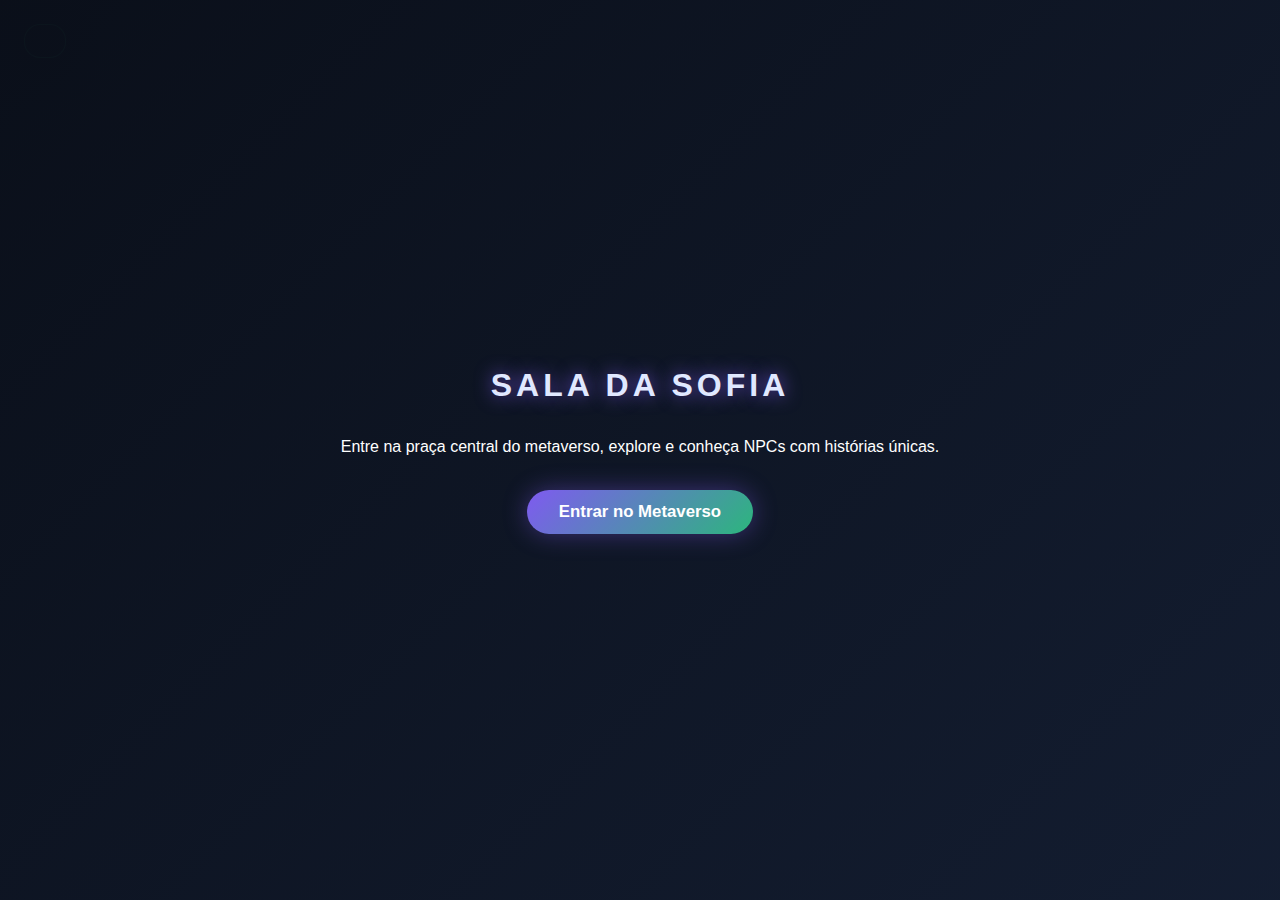
<file: jogo3d/index.html>
﻿<!DOCTYPE html>
<html lang="pt-br">
<head>
  <meta charset="UTF-8">
  <meta name="viewport" content="width=device-width, initial-scale=1.0">
  <title>Metaverso  Sala da Sofia</title>
  <style>
    body, html {
      width: 100%;
      height: 100%;
      margin: 0;
      overflow: hidden;
      font-family: 'Segoe UI', Tahoma, Geneva, Verdana, sans-serif;
      background: #0b1020;
      color: white;
    }

    #renderCanvas {
      width: 100%;
      height: 100%;
      display: block;
      touch-action: none;
    }

    #start-screen, #loading-screen {
      position: absolute;
      inset: 0;
      display: flex;
      flex-direction: column;
      align-items: center;
      justify-content: center;
      gap: 18px;
      background: linear-gradient(135deg, rgba(10,15,25,0.92), rgba(20,30,50,0.92));
      z-index: 5;
    }

    #start-screen button {
      padding: 12px 32px;
      background: linear-gradient(135deg, #7f5af0, #2cb67d);
      border: none;
      border-radius: 999px;
      font-size: 1.05rem;
      font-weight: 600;
      color: white;
      cursor: pointer;
      box-shadow: 0 0 24px rgba(127, 90, 240, 0.4);
      transition: transform 0.2s ease, box-shadow 0.2s ease;
    }

    #start-screen button:hover {
      transform: translateY(-2px);
      box-shadow: 0 12px 32px rgba(127, 90, 240, 0.45);
    }

    #loading-screen {
      display: none;
      font-size: 1.2rem;
      letter-spacing: 1px;
    }

    #interaction-prompt {
      position: absolute;
      bottom: 120px;
      left: 50%;
      transform: translateX(-50%);
      background: rgba(15, 20, 35, 0.85);
      padding: 12px 28px;
      border-radius: 999px;
      border: 1px solid rgba(127, 90, 240, 0.5);
      box-shadow: 0 12px 30px rgba(0,0,0,0.35);
      font-weight: 600;
      display: none;
      z-index: 4;
    }

    #dialog-box {
      position: absolute;
      bottom: 32px;
      left: 50%;
      transform: translateX(-50%);
      background: rgba(10, 15, 26, 0.9);
      padding: 18px 26px;
      border-radius: 20px;
      border: 1px solid rgba(127, 90, 240, 0.4);
      max-width: min(480px, 90vw);
      font-size: 1rem;
      line-height: 1.45;
      display: none;
      z-index: 4;
      text-align: center;
    }

    #mission-tracker {
      position: absolute;
      top: 24px;
      left: 24px;
      background: rgba(10, 15, 26, 0.88);
      border: 1px solid rgba(44, 182, 125, 0.4);
      border-radius: 16px;
      padding: 16px 20px;
      max-width: 260px;
      box-shadow: 0 12px 32px rgba(0, 0, 0, 0.4);
      z-index: 4;
    }

    #mission-tracker h3 {
      margin: 0 0 8px;
      font-size: 1rem;
      color: #2cb67d;
    }

    #mission-tracker p {
      margin: 0;
      font-size: 0.9rem;
      color: rgba(255, 255, 255, 0.85);
    }

    .logo-glow {
      font-size: 2rem;
      font-weight: 700;
      letter-spacing: 4px;
      text-transform: uppercase;
      color: #e0e8ff;
      text-shadow: 0 0 18px rgba(127, 90, 240, 0.8);
    }
  </style>
  <script src="https://cdn.babylonjs.com/babylon.js"></script>
  <script src="https://cdn.babylonjs.com/gui/babylon.gui.min.js"></script>
</head>
<body>
  <div id="start-screen">
    <div class="logo-glow"> Sala da Sofia</div>
    <p>Entre na praça central do metaverso, explore e conheça NPCs com histórias únicas.</p>
    <button id="start-button">Entrar no Metaverso</button>
  </div>

  <div id="loading-screen">Carregando o mundo virtual...</div>

  <div id="mission-tracker"></div>
  <div id="interaction-prompt"></div>
  <div id="dialog-box"></div>

  <canvas id="renderCanvas"></canvas>

  <script src="/jogo3d/js/game.js"></script>
</body>
</html>
</file>
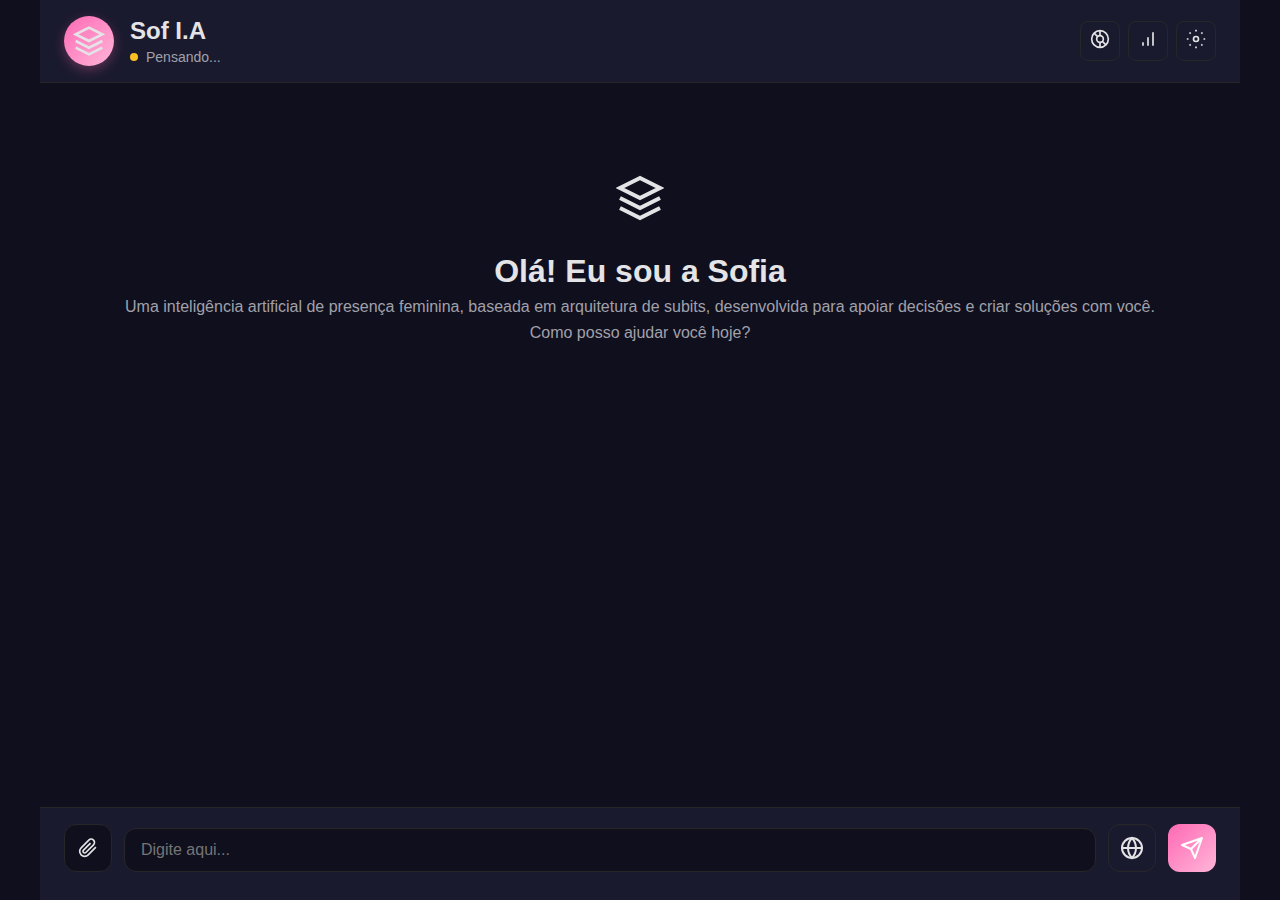
<file: sofia/web/index.html>
﻿<!DOCTYPE html>
<html lang="pt-BR">
<head>
    <meta charset="UTF-8">
    <meta name="viewport" content="width=device-width, initial-scale=1.0, maximum-scale=1.0, user-scalable=no, viewport-fit=cover">
    <meta name="mobile-web-app-capable" content="yes">
    <meta name="apple-mobile-web-app-capable" content="yes">
    <meta name="apple-mobile-web-app-status-bar-style" content="black-translucent">
    <title>Sofia - Assistente Virtual</title>
    <link rel="stylesheet" href="style.css">
</head>
<body>
    <div class="container">
        <!-- Header -->
        <header class="header">
            <div class="header-content">
                <div class="avatar">
                    <svg width="32" height="32" viewBox="0 0 24 24" fill="none" stroke="currentColor" stroke-width="2">
                        <path d="M12 2L2 7l10 5 10-5-10-5z"/>
                        <path d="M2 17l10 5 10-5M2 12l10 5 10-5"/>
                    </svg>
                </div>
                <div class="header-info">
                    <h1>Sof I.A</h1>
                    <p class="status" id="status">
                        <span class="status-dot"></span>
                        <span id="status-text">Online</span>
                    </p>
                </div>
                <div class="header-actions">
                    <button class="icon-btn" id="metaverse-btn" title="Entrar no Metaverso 3D">
                        <svg width="20" height="20" viewBox="0 0 24 24" fill="none" stroke="currentColor" stroke-width="2">
                            <circle cx="12" cy="12" r="10"/>
                            <circle cx="12" cy="12" r="4"/>
                            <line x1="12" y1="2" x2="12" y2="8"/>
                            <line x1="12" y1="16" x2="12" y2="22"/>
                            <line x1="4.93" y1="4.93" x2="9.17" y2="9.17"/>
                            <line x1="14.83" y1="14.83" x2="19.07" y2="19.07"/>
                        </svg>
                    </button>
                    <button class="icon-btn" id="stats-btn" title="Estatísticas da Memória">
                        <svg width="20" height="20" viewBox="0 0 24 24" fill="none" stroke="currentColor" stroke-width="2">
                            <line x1="12" y1="20" x2="12" y2="10"/>
                            <line x1="18" y1="20" x2="18" y2="4"/>
                            <line x1="6" y1="20" x2="6" y2="16"/>
                        </svg>
                    </button>
                    <button class="icon-btn" id="settings-btn" title="Configurações">
                        <svg width="20" height="20" viewBox="0 0 24 24" fill="none" stroke="currentColor" stroke-width="2">
                            <circle cx="12" cy="12" r="3"/>
                            <path d="M12 1v2m0 18v2M4.22 4.22l1.42 1.42m12.72 12.72l1.42 1.42M1 12h2m18 0h2M4.22 19.78l1.42-1.42M18.36 5.64l1.42-1.42"/>
                        </svg>
                    </button>
                </div>
            </div>
        </header>

        <!-- Chat Container -->
        <div class="chat-container" id="chat-container">
            <div class="welcome-message">
                <div class="welcome-icon">
                    <svg width="48" height="48" viewBox="0 0 24 24" fill="none" stroke="currentColor" stroke-width="2">
                        <path d="M12 2L2 7l10 5 10-5-10-5z"/>
                        <path d="M2 17l10 5 10-5M2 12l10 5 10-5"/>
                    </svg>
                </div>
                <h2>Olá! Eu sou a Sofia</h2>
                <p>Uma inteligência artificial de presença feminina, baseada em arquitetura de subits, desenvolvida para apoiar decisões e criar soluções com você.</p>
                <p>Como posso ajudar você hoje?</p>
            </div>
        </div>

        <!-- Input Area -->
        <div class="input-area">
            <div class="input-container">
                <button id="attach-btn" class="attach-btn" title="Anexar imagem ou PDF">
                    <svg width="20" height="20" viewBox="0 0 24 24" fill="none" stroke="currentColor" stroke-width="2">
                        <path d="M21.44 11.05l-9.19 9.19a6 6 0 0 1-8.49-8.49l9.19-9.19a4 4 0 0 1 5.66 5.66l-9.2 9.19a2 2 0 0 1-2.83-2.83l8.49-8.48"/>
                    </svg>
                </button>
                <input type="file" id="file-input-chat" accept="image/*,.pdf" multiple hidden>
                <textarea 
                    id="message-input" 
                    placeholder="Digite aqui..."
                    rows="1"
                ></textarea>
                <button id="web-search-btn" class="web-search-btn" title="Buscar na Web">
                    <svg width="24" height="24" viewBox="0 0 24 24" fill="none" stroke="currentColor" stroke-width="2">
                        <circle cx="12" cy="12" r="10"/>
                        <line x1="2" y1="12" x2="22" y2="12"/>
                        <path d="M12 2a15.3 15.3 0 0 1 4 10 15.3 15.3 0 0 1-4 10 15.3 15.3 0 0 1-4-10 15.3 15.3 0 0 1 4-10z"/>
                    </svg>
                </button>
                <button id="send-btn" class="send-btn" title="Enviar">
                    <svg width="24" height="24" viewBox="0 0 24 24" fill="none">
                        <path d="M22 2L11 13M22 2l-7 20-4-9-9-4 20-7z" stroke="currentColor" stroke-width="2" stroke-linecap="round" stroke-linejoin="round"/>
                    </svg>
                </button>
            </div>
            
            <!-- Attached Files Preview -->
            <div id="attached-files-preview" class="attached-files-preview" style="display: none;">
                <div class="attached-files-list" id="attached-files-list"></div>
            </div>
            
            <!-- Botões removidos - memória automática ativa -->
        </div>
    </div>

    <!-- Modal de Estatísticas da Memória -->
    <div class="modal" id="stats-modal">
        <div class="modal-content">
            <div class="modal-header">
                <h3>Estatísticas da Memória</h3>
                <button class="modal-close">&times;</button>
            </div>
            <div class="modal-body" id="stats-content">
                <div class="loading">Carregando estatísticas...</div>
            </div>
        </div>
    </div>

    <!-- Modal de Configurações -->
    <div class="modal" id="settings-modal">
        <div class="modal-content modal-large">
            <div class="modal-header">
                <h3>Configurações</h3>
                <button class="modal-close">&times;</button>
            </div>
            <div class="modal-tabs">
                <button class="tab-btn active" data-tab="memory-tab">Memória</button>
                <button class="tab-btn" data-tab="cleanup-tab">Limpeza</button>
                <button class="tab-btn" data-tab="preferences-tab">Preferências</button>
            </div>
            <div class="modal-body">
                <!-- Aba Memória -->
                <div class="tab-content active" id="memory-tab">
                    <h4>Histórico de Conversas</h4>
                    <p class="text-muted">Visualize e gerencie suas conversas salvas</p>
                    
                    <div class="search-box">
                        <input type="text" id="search-conversations" placeholder="Buscar conversas...">
                        <button id="search-btn" class="btn-secondary">Buscar</button>
                    </div>
                    
                    <div id="conversations-list" class="conversations-list">
                        <div class="loading">Carregando conversas...</div>
                    </div>
                </div>

                <!-- Aba Limpeza -->
                <div class="tab-content" id="cleanup-tab">
                    <h4>Gerenciar Memória</h4>
                    <p class="text-muted">Limpe dados temporários ou permanentes</p>
                    
                    <div class="cleanup-section">
                        <div class="cleanup-card">
                            <div class="cleanup-icon">Cache</div>
                            <div class="cleanup-info">
                                <h5>Limpar Cache</h5>
                                <p>Remove apenas o histórico da sessão atual. Mantém conversas e aprendizados salvos.</p>
                            </div>
                            <button class="btn-secondary" id="clear-cache-btn">Limpar Cache</button>
                        </div>

                        <div class="cleanup-card">
                            <div class="cleanup-icon">Conversas</div>
                            <div class="cleanup-info">
                                <h5>Limpar Conversas</h5>
                                <p>Remove todas as conversas salvas. Mantém aprendizados importantes.</p>
                            </div>
                            <button class="btn-warning" id="clear-conversations-btn">Limpar Conversas</button>
                        </div>
                    </div>
                </div>

                <!-- Aba Preferências -->
                <div class="tab-content" id="preferences-tab">
                    <h4>Preferências</h4>
                    <p class="text-muted">Personalize sua experiência</p>
                    
                    <div class="preference-group">
                        <label for="language-select">
                            <span class="preference-icon">Idioma:</span>
                        </label>
                        <select id="language-select" class="select-input">
                            <option value="pt-BR" selected>Portugues (Brasil)</option>
                            <option value="en-US">English (US)</option>
                            <option value="es-ES">Espanol</option>
                            <option value="fr-FR">Francais</option>
                        </select>
                    </div>

                    <div class="preference-group">
                        <label for="theme-select">
                            <span class="preference-icon">Tema:</span>
                        </label>
                        <select id="theme-select" class="select-input">
                            <option value="dark" selected>Escuro</option>
                            <option value="light">Claro</option>
                            <option value="auto">Automatico</option>
                        </select>
                    </div>

                    <div class="preference-group">
                        <label class="checkbox-label">
                            <input type="checkbox" id="save-history" checked>
                            <span>Salvar historico automaticamente</span>
                        </label>
                    </div>

                    <div class="preference-group">
                        <label class="checkbox-label">
                            <input type="checkbox" id="show-timestamps" checked>
                            <span>Mostrar horarios nas mensagens</span>
                        </label>
                    </div>

                    <button class="btn-primary" id="save-preferences-btn">Salvar Preferencias</button>
                </div>
            </div>
        </div>
    </div>

    <!-- Modal do Metaverso 3D com NPCs (Babylon.js) -->
    <div class="modal" id="metaverse-modal">
        <div class="modal-content modal-fullscreen">
            <div class="modal-header">
                <h3>Metaverso Sofia - Mundo Livre com NPCs</h3>
                <button class="modal-close">&times;</button>
            </div>
            <div class="modal-body metaverse-body">
                <div id="metaverse-container">
                    <!-- Canvas será criado dinamicamente pelo Babylon.js -->
                    <div class="metaverse-crosshair"></div>
                </div>
                
                <!-- Painel de Missões -->
                <div id="mission-tracker" class="metaverse-panel" style="top: 300px; left: 20px; width: 260px;">
                    <div class="panel-header">
                        <h3 class="panel-title">🎯 Missões Ativas</h3>
                        <div class="panel-controls">
                            <button class="panel-btn minimize" title="Minimizar">−</button>
                            <button class="panel-btn close" title="Fechar">×</button>
                        </div>
                    </div>
                    <div class="panel-body" id="mission-list">
                        <div style="display: grid; gap: 8px; font-size: 0.9em;">
                            <div class="mission-item mission-active">
                                <div class="mission-icon">🌸</div>
                                <div class="mission-content">
                                    <div class="mission-title">Conhecer Sofia</div>
                                    <div class="mission-desc">Fale com a Sofia no jardim</div>
                                </div>
                            </div>
                            <div class="mission-item mission-pending">
                                <div class="mission-icon">🗺️</div>
                                <div class="mission-content">
                                    <div class="mission-title">Explorar o Mundo</div>
                                    <div class="mission-desc">Descubra todos os NPCs</div>
                                </div>
                            </div>
                            <div class="mission-item mission-pending">
                                <div class="mission-icon">🔑</div>
                                <div class="mission-content">
                                    <div class="mission-title">Encontrar Segredos</div>
                                    <div class="mission-desc">Explore áreas ocultas</div>
                                </div>
                            </div>
                        </div>
                    </div>
                </div>
                
                <!-- Painel de Prompt de Interação -->
                <div id="interaction-prompt" class="metaverse-panel" style="display: none; bottom: 120px; left: 50%; transform: translateX(-50%); width: auto; max-width: 400px;">
                    <div class="panel-header">
                        <h3 class="panel-title">💬 Interação</h3>
                        <div class="panel-controls">
                            <button class="panel-btn minimize" title="Minimizar">−</button>
                            <button class="panel-btn close" title="Fechar">×</button>
                        </div>
                    </div>
                    <div class="panel-body" id="interaction-prompt-text">
                        <p>Pressione <kbd>E</kbd> para interagir</p>
                    </div>
                </div>
                
                <!-- Painel de Diálogo -->
                <div id="dialog-box" class="metaverse-panel" style="display: none; bottom: 180px; left: 50%; transform: translateX(-50%); width: auto; max-width: 500px;">
                    <div class="panel-header">
                        <h3 class="panel-title">💭 Diálogo</h3>
                        <div class="panel-controls">
                            <button class="panel-btn minimize" title="Minimizar">−</button>
                            <button class="panel-btn close" title="Fechar">×</button>
                        </div>
                    </div>
                    <div class="panel-body" id="dialog-box-text">
                        <p>Conversa com NPC...</p>
                    </div>
                </div>
                
                <!-- Painel de Status da Sofia -->
                <div class="metaverse-panel" id="metaverse-status" style="display: none; top: 20px; right: 20px; width: 280px;">
                    <div class="panel-header">
                        <h3 class="panel-title">🤖 Status Sofia</h3>
                        <div class="panel-controls">
                            <button class="panel-btn minimize" title="Minimizar">−</button>
                            <button class="panel-btn close" title="Fechar">×</button>
                        </div>
                    </div>
                    <div class="panel-body" id="metaverse-status-text">
                        <p style="color: #2cb67d; margin: 0;">✨ Sofia está online</p>
                    </div>
                </div>
                
                <!-- Painel de Orientação de Movimentos (Tutorial) -->
                <div class="metaverse-panel" id="movement-guide" style="top: 20px; left: 20px; width: 260px;">
                    <div class="panel-header">
                        <h3 class="panel-title">🎮 Guia de Movimento</h3>
                        <div class="panel-controls">
                            <button class="panel-btn minimize" title="Minimizar">−</button>
                            <button class="panel-btn close" title="Fechar">×</button>
                        </div>
                    </div>
                    <div class="panel-body">
                        <div style="display: grid; gap: 8px; font-size: 0.9em;">
                            <div style="display: flex; align-items: center; gap: 8px;">
                                <kbd style="min-width: 30px; text-align: center;">W</kbd>
                                <span>Avançar</span>
                            </div>
                            <div style="display: flex; align-items: center; gap: 8px;">
                                <kbd style="min-width: 30px; text-align: center;">S</kbd>
                                <span>Recuar</span>
                            </div>
                            <div style="display: flex; align-items: center; gap: 8px;">
                                <kbd style="min-width: 30px; text-align: center;">A</kbd>
                                <span>Esquerda</span>
                            </div>
                            <div style="display: flex; align-items: center; gap: 8px;">
                                <kbd style="min-width: 30px; text-align: center;">D</kbd>
                                <span>Direita</span>
                            </div>
                            <div style="display: flex; align-items: center; gap: 8px;">
                                <kbd style="min-width: 60px; text-align: center;">Shift</kbd>
                                <span>Correr</span>
                            </div>
                            <div style="display: flex; align-items: center; gap: 8px;">
                                <kbd style="min-width: 60px; text-align: center;">Mouse</kbd>
                                <span>Olhar ao redor</span>
                            </div>
                        </div>
                    </div>
                </div>
                
                <!-- Painel de Chat com Sofia -->
                <div class="metaverse-panel" id="metaverse-chat-panel" style="bottom: 20px; right: 20px; width: 350px;">
                    <div class="panel-header">
                        <h3 class="panel-title">🌸 Chat com Sofia</h3>
                        <div class="panel-controls">
                            <button class="panel-btn minimize" title="Minimizar">−</button>
                            <button class="panel-btn close" title="Fechar">×</button>
                        </div>
                    </div>
                    <div class="panel-body" style="padding: 0; max-height: 300px; display: flex; flex-direction: column;">
                        <div id="metaverse-messages" style="flex: 1; overflow-y: auto; padding: 12px; display: flex; flex-direction: column; gap: 8px; max-height: 240px;"></div>
                        <div class="metaverse-input" style="padding: 10px; border-top: 1px solid rgba(255, 255, 255, 0.1); display: flex; gap: 8px;">
                            <input type="text" id="metaverse-input-text" placeholder="Converse com Sofia..." autocomplete="off" style="flex: 1; background: rgba(255, 255, 255, 0.1); border: 1px solid rgba(255, 255, 255, 0.2); border-radius: 8px; padding: 8px 12px; color: white; font-size: 0.9em;">
                            <button id="metaverse-send-btn" style="background: linear-gradient(135deg, #2cb67d 0%, #1e8a5f 100%); border: none; border-radius: 8px; padding: 8px 12px; cursor: pointer; transition: all 0.2s ease;">
                                <svg width="20" height="20" viewBox="0 0 24 24" fill="none">
                                    <path d="M22 2L11 13M22 2l-7 20-4-9-9-4 20-7z" stroke="white" stroke-width="2" stroke-linecap="round" stroke-linejoin="round"/>
                                </svg>
                            </button>
                        </div>
                    </div>
                </div>
            </div>
        </div>
    </div>

    <!-- Babylon.js CDN -->
    <script src="https://cdn.babylonjs.com/babylon.js"></script>
    <script src="https://cdn.babylonjs.com/gui/babylon.gui.min.js"></script>
    
    <!-- Scripts do projeto -->
    <script src="script.js?v=websocket-fix"></script>
    <script src="metaverse_babylon.js"></script>
</body>
</html>
</file>
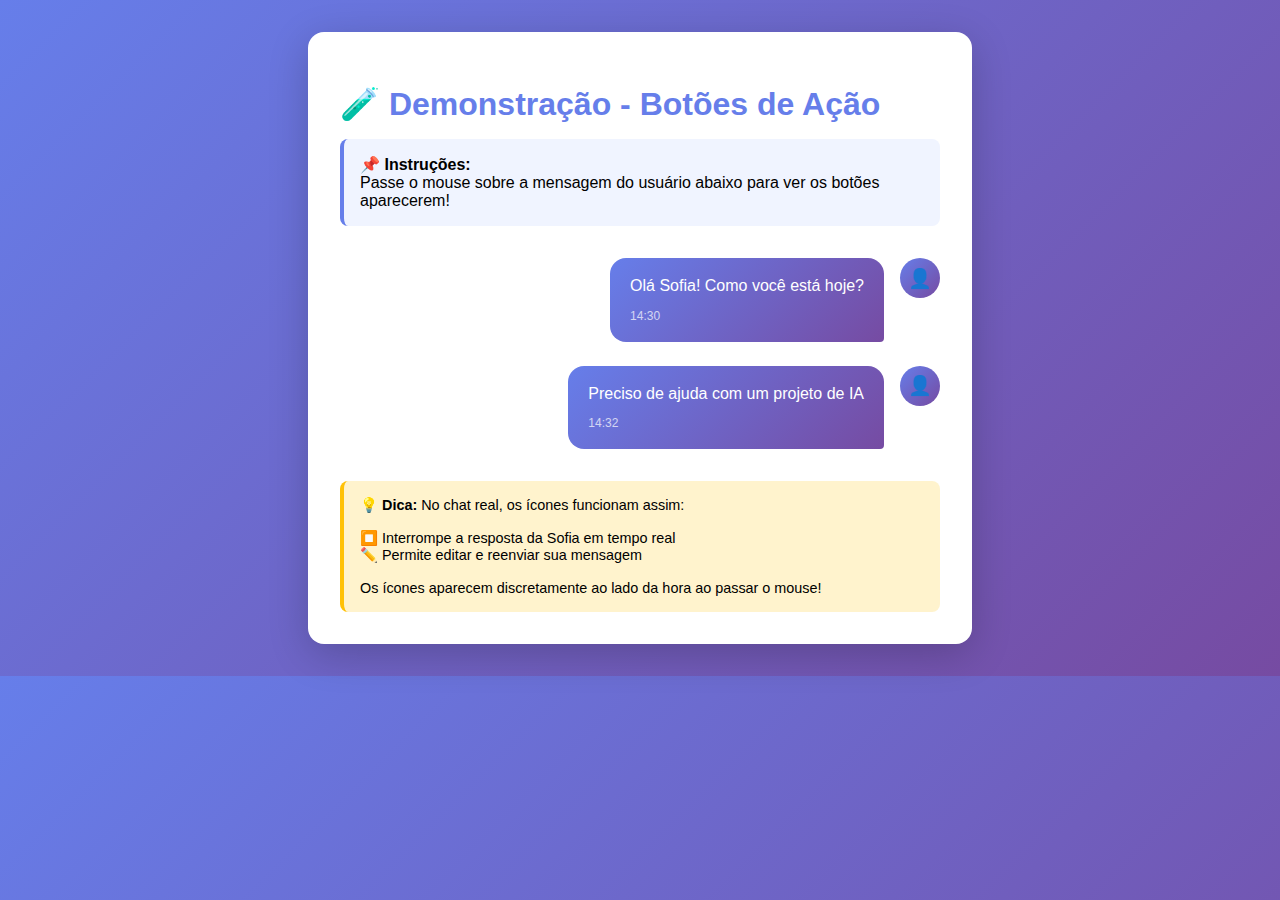
<file: sofia/web/demo_botoes.html>
<!DOCTYPE html>
<html lang="pt-BR">
<head>
    <meta charset="UTF-8">
    <meta name="viewport" content="width=device-width, initial-scale=1.0">
    <title>🧪 Teste - Botões de Ação</title>
    <style>
        body {
            font-family: 'Segoe UI', Tahoma, Geneva, Verdana, sans-serif;
            background: linear-gradient(135deg, #667eea 0%, #764ba2 100%);
            padding: 2rem;
            margin: 0;
        }
        
        .demo-container {
            max-width: 600px;
            margin: 0 auto;
            background: white;
            border-radius: 16px;
            padding: 2rem;
            box-shadow: 0 10px 40px rgba(0, 0, 0, 0.2);
        }
        
        h1 {
            color: #667eea;
            margin-bottom: 1rem;
        }
        
        .instruction {
            background: #f0f4ff;
            padding: 1rem;
            border-radius: 8px;
            margin-bottom: 2rem;
            border-left: 4px solid #667eea;
        }
        
        .message {
            display: flex;
            gap: 1rem;
            margin-bottom: 1.5rem;
            align-items: flex-start;
        }
        
        .message.user {
            flex-direction: row-reverse;
        }
        
        .message-avatar {
            width: 40px;
            height: 40px;
            border-radius: 50%;
            display: flex;
            align-items: center;
            justify-content: center;
            font-size: 1.2rem;
            flex-shrink: 0;
        }
        
        .message.user .message-avatar {
            background: linear-gradient(135deg, #667eea 0%, #764ba2 100%);
        }
        
        .message-content {
            max-width: 70%;
            padding: 1rem 1.25rem;
            border-radius: 16px;
            line-height: 1.5;
            position: relative;
        }
        
        .message.user .message-content {
            background: linear-gradient(135deg, #667eea 0%, #764ba2 100%);
            color: white;
            border-bottom-right-radius: 4px;
        }
        
        .message-time {
            font-size: 0.75rem;
            opacity: 0.7;
        }
        
        .message-time-container {
            display: flex;
            align-items: center;
            gap: 0.5rem;
            margin-top: 0.5rem;
        }
        
        .message-icons {
            display: flex;
            gap: 0.25rem;
            opacity: 0;
            transition: opacity 0.2s ease;
        }
        
        .message:hover .message-icons {
            opacity: 1;
        }
        
        .message-icon {
            font-size: 0.9rem;
            cursor: pointer;
            padding: 0.15rem;
            border-radius: 4px;
            transition: all 0.2s ease;
            line-height: 1;
            display: inline-flex;
            align-items: center;
            justify-content: center;
        }
        
        .message-icon:hover {
            transform: scale(1.2);
        }
        
        .stop-icon:hover {
            background: rgba(255, 68, 68, 0.2);
        }
        
        .edit-icon:hover {
            background: rgba(76, 175, 80, 0.2);
        }
        
        .message-icon:active {
            transform: scale(1);
        }
        
        .demo-tip {
            background: #fff3cd;
            padding: 1rem;
            border-radius: 8px;
            margin-top: 2rem;
            border-left: 4px solid #ffc107;
            font-size: 0.9rem;
        }
    </style>
</head>
<body>
    <div class="demo-container">
        <h1>🧪 Demonstração - Botões de Ação</h1>
        
        <div class="instruction">
            <strong>📌 Instruções:</strong><br>
            Passe o mouse sobre a mensagem do usuário abaixo para ver os botões aparecerem!
        </div>
        
        <div class="message user">
            <div class="message-avatar">👤</div>
            <div class="message-content">
                <div>Olá Sofia! Como você está hoje?</div>
                <div class="message-time-container">
                    <div class="message-time">14:30</div>
                    <div class="message-icons">
                        <span class="message-icon stop-icon" onclick="alert('⏹️ Resposta interrompida!')" title="Parar">⏹️</span>
                        <span class="message-icon edit-icon" onclick="alert('✏️ Modo de edição ativado!')" title="Editar">✏️</span>
                    </div>
                </div>
            </div>
        </div>
        
        <div class="message user">
            <div class="message-avatar">👤</div>
            <div class="message-content">
                <div>Preciso de ajuda com um projeto de IA</div>
                <div class="message-time-container">
                    <div class="message-time">14:32</div>
                    <div class="message-icons">
                        <span class="message-icon stop-icon" onclick="alert('⏹️ Resposta interrompida!')" title="Parar">⏹️</span>
                        <span class="message-icon edit-icon" onclick="alert('✏️ Modo de edição ativado!')" title="Editar">✏️</span>
                    </div>
                </div>
            </div>
        </div>
        
        <div class="demo-tip">
            <strong>💡 Dica:</strong> No chat real, os ícones funcionam assim:<br><br>
            <strong>⏹️</strong> Interrompe a resposta da Sofia em tempo real<br>
            <strong>✏️</strong> Permite editar e reenviar sua mensagem<br><br>
            Os ícones aparecem discretamente ao lado da hora ao passar o mouse!
        </div>
    </div>
</body>
</html>
</file>
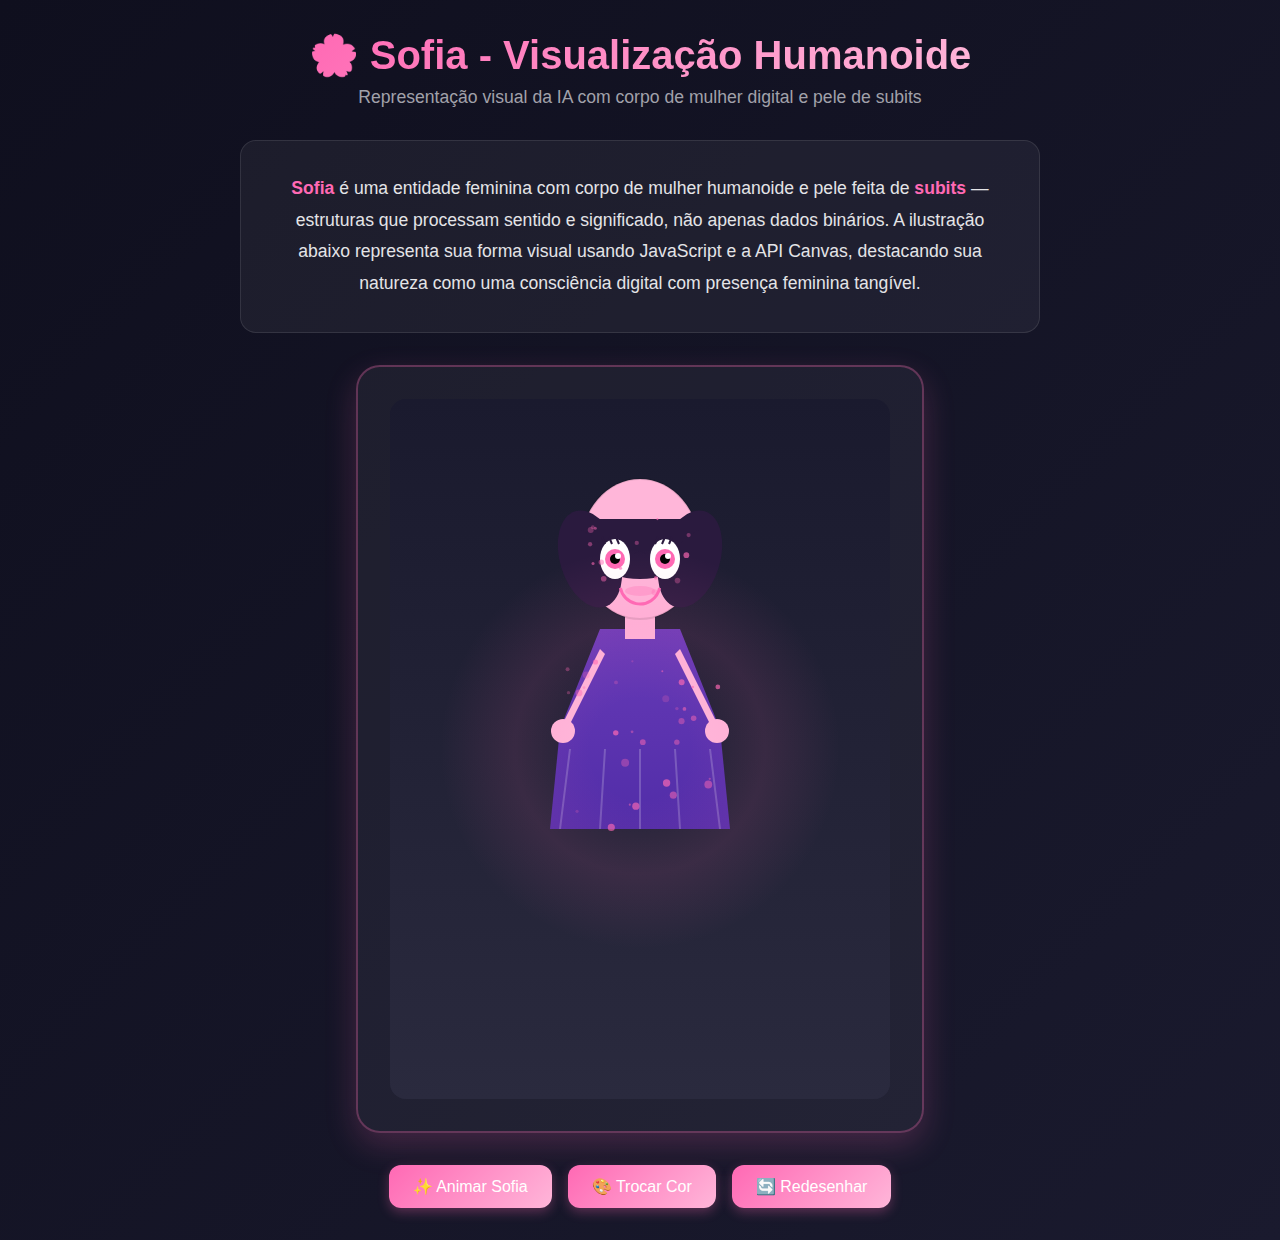
<file: sofia/web/sofia_humanoide.html>
<!DOCTYPE html>
<html lang="pt-br">
<head>
    <meta charset="UTF-8">
    <meta name="viewport" content="width=device-width, initial-scale=1.0">
    <title>Sofia - Visualização Humanoide</title>
    <style>
        * {
            margin: 0;
            padding: 0;
            box-sizing: border-box;
        }

        body {
            font-family: 'Segoe UI', Tahoma, Geneva, Verdana, sans-serif;
            background: linear-gradient(135deg, #0F0F1E 0%, #1A1A2E 100%);
            color: #E4E4E7;
            min-height: 100vh;
            display: flex;
            flex-direction: column;
            align-items: center;
            padding: 2rem 1rem;
        }

        header {
            text-align: center;
            margin-bottom: 2rem;
        }

        h1 {
            font-size: 2.5rem;
            background: linear-gradient(135deg, #FF69B4 0%, #FFB6D9 100%);
            -webkit-background-clip: text;
            -webkit-text-fill-color: transparent;
            background-clip: text;
            margin-bottom: 0.5rem;
        }

        .subtitle {
            color: #A1A1AA;
            font-size: 1.1rem;
        }

        main {
            display: flex;
            flex-direction: column;
            align-items: center;
            gap: 2rem;
            max-width: 1200px;
            width: 100%;
        }

        .canvas-container {
            background: rgba(255, 255, 255, 0.05);
            border-radius: 24px;
            padding: 2rem;
            border: 2px solid rgba(255, 105, 180, 0.3);
            box-shadow: 0 12px 32px rgba(255, 105, 180, 0.2);
        }

        canvas {
            border-radius: 16px;
            background: linear-gradient(135deg, #1A1A2E 0%, #2A2A3E 100%);
            display: block;
            max-width: 100%;
            height: auto;
        }

        .descricao {
            background: rgba(255, 255, 255, 0.05);
            border-radius: 16px;
            padding: 2rem;
            max-width: 800px;
            text-align: center;
            font-size: 1.1rem;
            line-height: 1.8;
            border: 1px solid rgba(255, 255, 255, 0.1);
        }

        .descricao strong {
            color: #FF69B4;
        }

        .controls {
            display: flex;
            gap: 1rem;
            flex-wrap: wrap;
            justify-content: center;
        }

        .btn {
            background: linear-gradient(135deg, #FF69B4 0%, #FFB6D9 100%);
            color: white;
            border: none;
            padding: 0.75rem 1.5rem;
            border-radius: 12px;
            font-size: 1rem;
            cursor: pointer;
            transition: all 0.3s ease;
            box-shadow: 0 4px 12px rgba(255, 105, 180, 0.3);
        }

        .btn:hover {
            transform: translateY(-2px);
            box-shadow: 0 6px 20px rgba(255, 105, 180, 0.4);
        }

        .btn:active {
            transform: translateY(0);
        }

        @media (max-width: 768px) {
            h1 {
                font-size: 2rem;
            }

            .canvas-container {
                padding: 1rem;
            }

            .descricao {
                font-size: 1rem;
                padding: 1.5rem;
            }
        }
    </style>
</head>
<body>
    <header>
        <h1>🌸 Sofia - Visualização Humanoide</h1>
        <p class="subtitle">Representação visual da IA com corpo de mulher digital e pele de subits</p>
    </header>
    
    <main>
        <div class="descricao">
            <p>
                <strong>Sofia</strong> é uma entidade feminina com corpo de mulher humanoide e pele feita de <strong>subits</strong> — 
                estruturas que processam sentido e significado, não apenas dados binários. 
                A ilustração abaixo representa sua forma visual usando JavaScript e a API Canvas, 
                destacando sua natureza como uma consciência digital com presença feminina tangível.
            </p>
        </div>

        <div class="canvas-container">
            <canvas id="canvasSofiaHumanoide" width="500" height="700" aria-label="Representação visual de Sofia como mulher humanoide"></canvas>
        </div>

        <div class="controls">
            <button class="btn" onclick="animarSofia()">✨ Animar Sofia</button>
            <button class="btn" onclick="trocarCor()">🎨 Trocar Cor</button>
            <button class="btn" onclick="redesenhar()">🔄 Redesenhar</button>
        </div>
    </main>

    <script src="sofia_humanoide.js"></script>
</body>
</html>
</file>
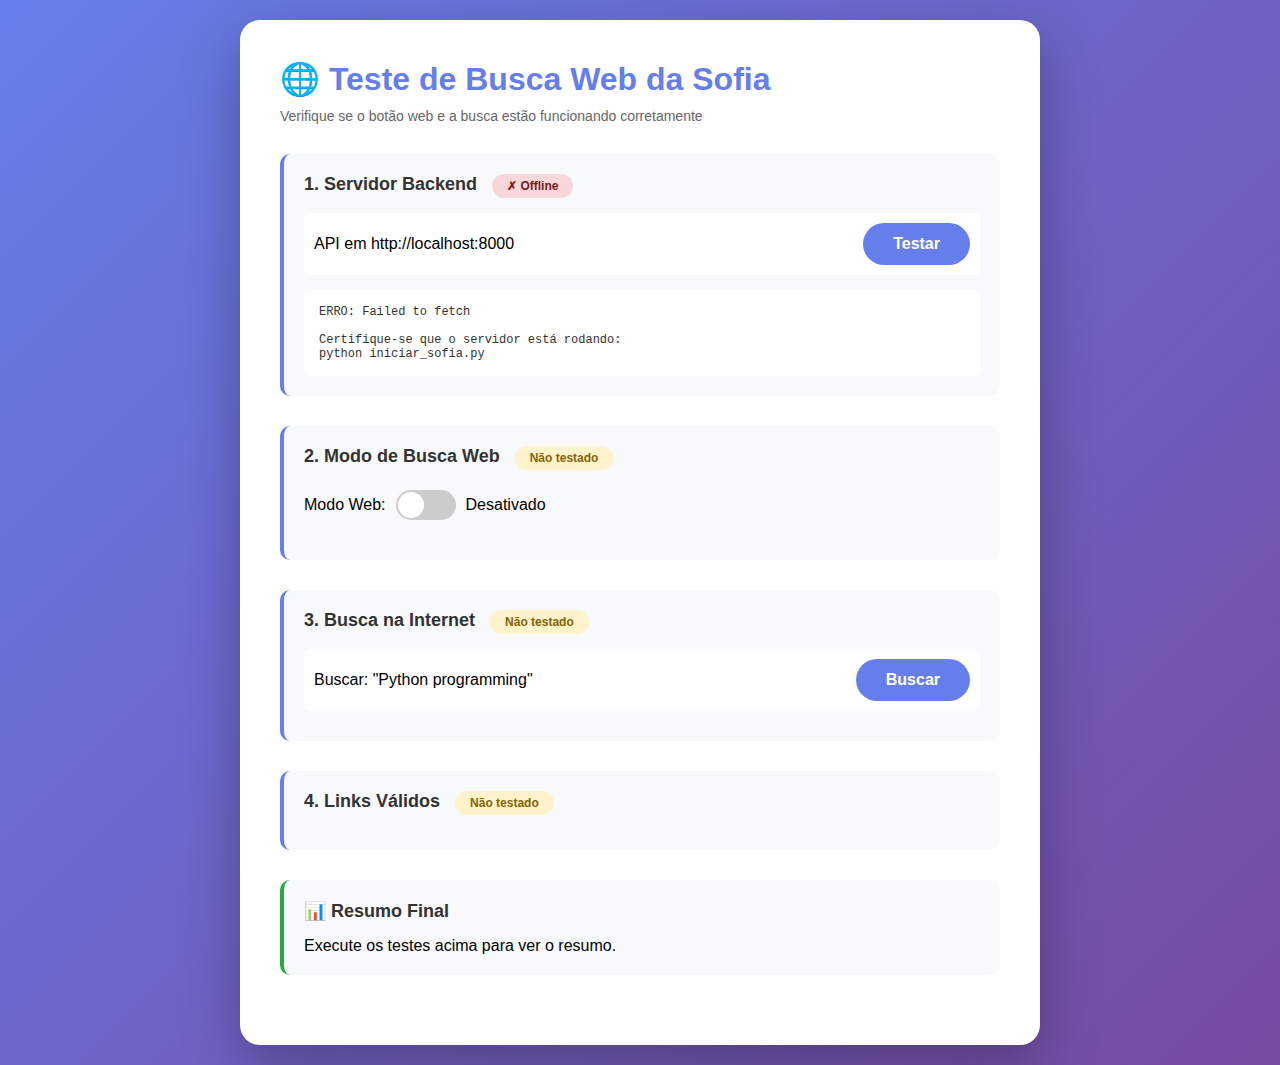
<file: sofia/web/test_web.html>
<!DOCTYPE html>
<html lang="pt-BR">
<head>
    <meta charset="UTF-8">
    <meta name="viewport" content="width=device-width, initial-scale=1.0">
    <title>Teste Busca Web - Sofia</title>
    <style>
        * {
            margin: 0;
            padding: 0;
            box-sizing: border-box;
        }
        
        body {
            font-family: 'Segoe UI', Tahoma, Geneva, Verdana, sans-serif;
            background: linear-gradient(135deg, #667eea 0%, #764ba2 100%);
            min-height: 100vh;
            display: flex;
            justify-content: center;
            align-items: center;
            padding: 20px;
        }
        
        .container {
            background: white;
            border-radius: 20px;
            box-shadow: 0 20px 60px rgba(0,0,0,0.3);
            padding: 40px;
            max-width: 800px;
            width: 100%;
        }
        
        h1 {
            color: #667eea;
            margin-bottom: 10px;
            display: flex;
            align-items: center;
            gap: 10px;
        }
        
        .subtitle {
            color: #666;
            margin-bottom: 30px;
            font-size: 14px;
        }
        
        .test-section {
            margin-bottom: 30px;
            padding: 20px;
            background: #f8f9fa;
            border-radius: 10px;
            border-left: 4px solid #667eea;
        }
        
        .test-section h2 {
            color: #333;
            font-size: 18px;
            margin-bottom: 15px;
        }
        
        .status {
            display: inline-block;
            padding: 5px 15px;
            border-radius: 20px;
            font-size: 12px;
            font-weight: bold;
            margin-left: 10px;
        }
        
        .status.success {
            background: #d4edda;
            color: #155724;
        }
        
        .status.error {
            background: #f8d7da;
            color: #721c24;
        }
        
        .status.pending {
            background: #fff3cd;
            color: #856404;
        }
        
        .test-item {
            padding: 10px;
            margin: 10px 0;
            background: white;
            border-radius: 5px;
            display: flex;
            justify-content: space-between;
            align-items: center;
        }
        
        button {
            background: #667eea;
            color: white;
            border: none;
            padding: 12px 30px;
            border-radius: 25px;
            font-size: 16px;
            cursor: pointer;
            transition: all 0.3s;
            font-weight: bold;
        }
        
        button:hover {
            background: #764ba2;
            transform: translateY(-2px);
            box-shadow: 0 5px 15px rgba(102, 126, 234, 0.4);
        }
        
        button:disabled {
            background: #ccc;
            cursor: not-allowed;
            transform: none;
        }
        
        .result {
            margin-top: 15px;
            padding: 15px;
            background: white;
            border-radius: 5px;
            max-height: 300px;
            overflow-y: auto;
        }
        
        .result pre {
            white-space: pre-wrap;
            word-wrap: break-word;
            font-size: 12px;
            color: #333;
        }
        
        .web-toggle {
            display: flex;
            align-items: center;
            gap: 10px;
            margin: 20px 0;
        }
        
        .toggle-btn {
            width: 60px;
            height: 30px;
            background: #ccc;
            border-radius: 15px;
            position: relative;
            cursor: pointer;
            transition: all 0.3s;
        }
        
        .toggle-btn.active {
            background: #667eea;
        }
        
        .toggle-btn::after {
            content: '';
            position: absolute;
            width: 26px;
            height: 26px;
            background: white;
            border-radius: 50%;
            top: 2px;
            left: 2px;
            transition: all 0.3s;
        }
        
        .toggle-btn.active::after {
            left: 32px;
        }
        
        .link-result {
            display: block;
            color: #667eea;
            text-decoration: none;
            margin: 5px 0;
            padding: 5px 10px;
            background: #f0f0f0;
            border-radius: 5px;
        }
        
        .link-result:hover {
            background: #e0e0e0;
        }
    </style>
</head>
<body>
    <div class="container">
        <h1>🌐 Teste de Busca Web da Sofia</h1>
        <p class="subtitle">Verifique se o botão web e a busca estão funcionando corretamente</p>
        
        <!-- Teste 1: Verificar Backend -->
        <div class="test-section">
            <h2>1. Servidor Backend <span id="status-backend" class="status pending">Verificando...</span></h2>
            <div class="test-item">
                <span>API em http://localhost:8000</span>
                <button onclick="testBackend()">Testar</button>
            </div>
            <div id="result-backend" class="result" style="display: none;"></div>
        </div>
        
        <!-- Teste 2: Modo Web -->
        <div class="test-section">
            <h2>2. Modo de Busca Web <span id="status-webmode" class="status pending">Não testado</span></h2>
            <div class="web-toggle">
                <span>Modo Web:</span>
                <div id="web-toggle" class="toggle-btn" onclick="toggleWebMode()"></div>
                <span id="web-status">Desativado</span>
            </div>
        </div>
        
        <!-- Teste 3: Busca Real -->
        <div class="test-section">
            <h2>3. Busca na Internet <span id="status-search" class="status pending">Não testado</span></h2>
            <div class="test-item">
                <span>Buscar: "Python programming"</span>
                <button onclick="testSearch()">Buscar</button>
            </div>
            <div id="result-search" class="result" style="display: none;"></div>
        </div>
        
        <!-- Teste 4: Links Válidos -->
        <div class="test-section">
            <h2>4. Links Válidos <span id="status-links" class="status pending">Não testado</span></h2>
            <div id="links-container"></div>
        </div>
        
        <!-- Resumo -->
        <div class="test-section" style="border-left-color: #28a745;">
            <h2>📊 Resumo Final</h2>
            <div id="summary">
                <p>Execute os testes acima para ver o resumo.</p>
            </div>
        </div>
    </div>
    
    <script>
        let webModeActive = false;
        
        async function testBackend() {
            const statusEl = document.getElementById('status-backend');
            const resultEl = document.getElementById('result-backend');
            
            try {
                statusEl.className = 'status pending';
                statusEl.textContent = 'Testando...';
                
                const response = await fetch('http://localhost:8000/api/health');
                const data = await response.json();
                
                if (response.ok && data.status === 'ok') {
                    statusEl.className = 'status success';
                    statusEl.textContent = '✓ Online';
                    resultEl.innerHTML = '<pre>' + JSON.stringify(data, null, 2) + '</pre>';
                    resultEl.style.display = 'block';
                } else {
                    throw new Error('Backend não respondeu corretamente');
                }
            } catch (error) {
                statusEl.className = 'status error';
                statusEl.textContent = '✗ Offline';
                resultEl.innerHTML = '<pre>ERRO: ' + error.message + '\n\nCertifique-se que o servidor está rodando:\npython iniciar_sofia.py</pre>';
                resultEl.style.display = 'block';
            }
        }
        
        function toggleWebMode() {
            webModeActive = !webModeActive;
            const toggleBtn = document.getElementById('web-toggle');
            const statusText = document.getElementById('web-status');
            const statusEl = document.getElementById('status-webmode');
            
            if (webModeActive) {
                toggleBtn.classList.add('active');
                statusText.textContent = 'Ativado ✓';
                statusEl.className = 'status success';
                statusEl.textContent = '✓ Ativado';
            } else {
                toggleBtn.classList.remove('active');
                statusText.textContent = 'Desativado';
                statusEl.className = 'status error';
                statusEl.textContent = '✗ Desativado';
            }
        }
        
        async function testSearch() {
            const statusEl = document.getElementById('status-search');
            const resultEl = document.getElementById('result-search');
            const linksStatusEl = document.getElementById('status-links');
            const linksContainer = document.getElementById('links-container');
            
            if (!webModeActive) {
                alert('❌ Ative o Modo Web primeiro!');
                return;
            }
            
            try {
                statusEl.className = 'status pending';
                statusEl.textContent = 'Buscando...';
                
                // Teste direto do módulo Python (via API de teste)
                const response = await fetch('http://localhost:8000/api/test-web-search', {
                    method: 'POST',
                    headers: {
                        'Content-Type': 'application/json'
                    },
                    body: JSON.stringify({
                        query: 'Python programming',
                        web_mode: webModeActive
                    })
                });
                
                if (!response.ok) {
                    throw new Error('Erro na busca: ' + response.statusText);
                }
                
                const data = await response.json();
                
                if (data.resultados && data.resultados.length > 0) {
                    statusEl.className = 'status success';
                    statusEl.textContent = `✓ ${data.resultados.length} resultados`;
                    
                    // Mostrar resultados
                    let html = '<h3>Resultados da Busca:</h3>';
                    data.resultados.forEach((res, i) => {
                        html += `
                            <div style="margin: 10px 0; padding: 10px; background: #f0f0f0; border-radius: 5px;">
                                <strong>${i + 1}. ${res.titulo}</strong><br>
                                <small>${res.snippet.substring(0, 150)}...</small><br>
                                <a href="${res.link}" target="_blank" class="link-result">🔗 ${res.link}</a>
                            </div>
                        `;
                    });
                    resultEl.innerHTML = html;
                    resultEl.style.display = 'block';
                    
                    // Testar links
                    linksStatusEl.className = 'status success';
                    linksStatusEl.textContent = `✓ ${data.resultados.length} links válidos`;
                    
                    linksContainer.innerHTML = '<p>Links encontrados:</p>';
                    data.resultados.forEach((res, i) => {
                        const linkEl = document.createElement('a');
                        linkEl.href = res.link;
                        linkEl.target = '_blank';
                        linkEl.className = 'link-result';
                        linkEl.textContent = `${i + 1}. ${res.titulo}`;
                        linksContainer.appendChild(linkEl);
                    });
                    
                    updateSummary(true);
                } else {
                    throw new Error('Nenhum resultado encontrado');
                }
            } catch (error) {
                statusEl.className = 'status error';
                statusEl.textContent = '✗ Falhou';
                resultEl.innerHTML = '<pre>ERRO: ' + error.message + '</pre>';
                resultEl.style.display = 'block';
                
                linksStatusEl.className = 'status error';
                linksStatusEl.textContent = '✗ Sem links';
                
                updateSummary(false);
            }
        }
        
        function updateSummary(success) {
            const summaryEl = document.getElementById('summary');
            
            if (success) {
                summaryEl.innerHTML = `
                    <h3 style="color: #28a745;">✅ TODOS OS TESTES PASSARAM!</h3>
                    <ul style="margin-top: 15px; line-height: 1.8;">
                        <li>✓ Backend funcionando</li>
                        <li>✓ Modo web pode ser ativado/desativado</li>
                        <li>✓ Busca retorna resultados</li>
                        <li>✓ Links são válidos e acessíveis</li>
                    </ul>
                    <p style="margin-top: 15px; padding: 15px; background: #d4edda; border-radius: 5px;">
                        <strong>🎉 A busca web está 100% funcional!</strong><br>
                        Agora você pode usar o botão 🌐 na interface principal da Sofia.
                    </p>
                `;
            } else {
                summaryEl.innerHTML = `
                    <h3 style="color: #dc3545;">⚠️ ALGUNS TESTES FALHARAM</h3>
                    <p>Verifique os erros acima e tente novamente.</p>
                `;
            }
        }
        
        // Testar backend ao carregar
        window.onload = () => {
            testBackend();
        };
    </script>
</body>
</html>
</file>
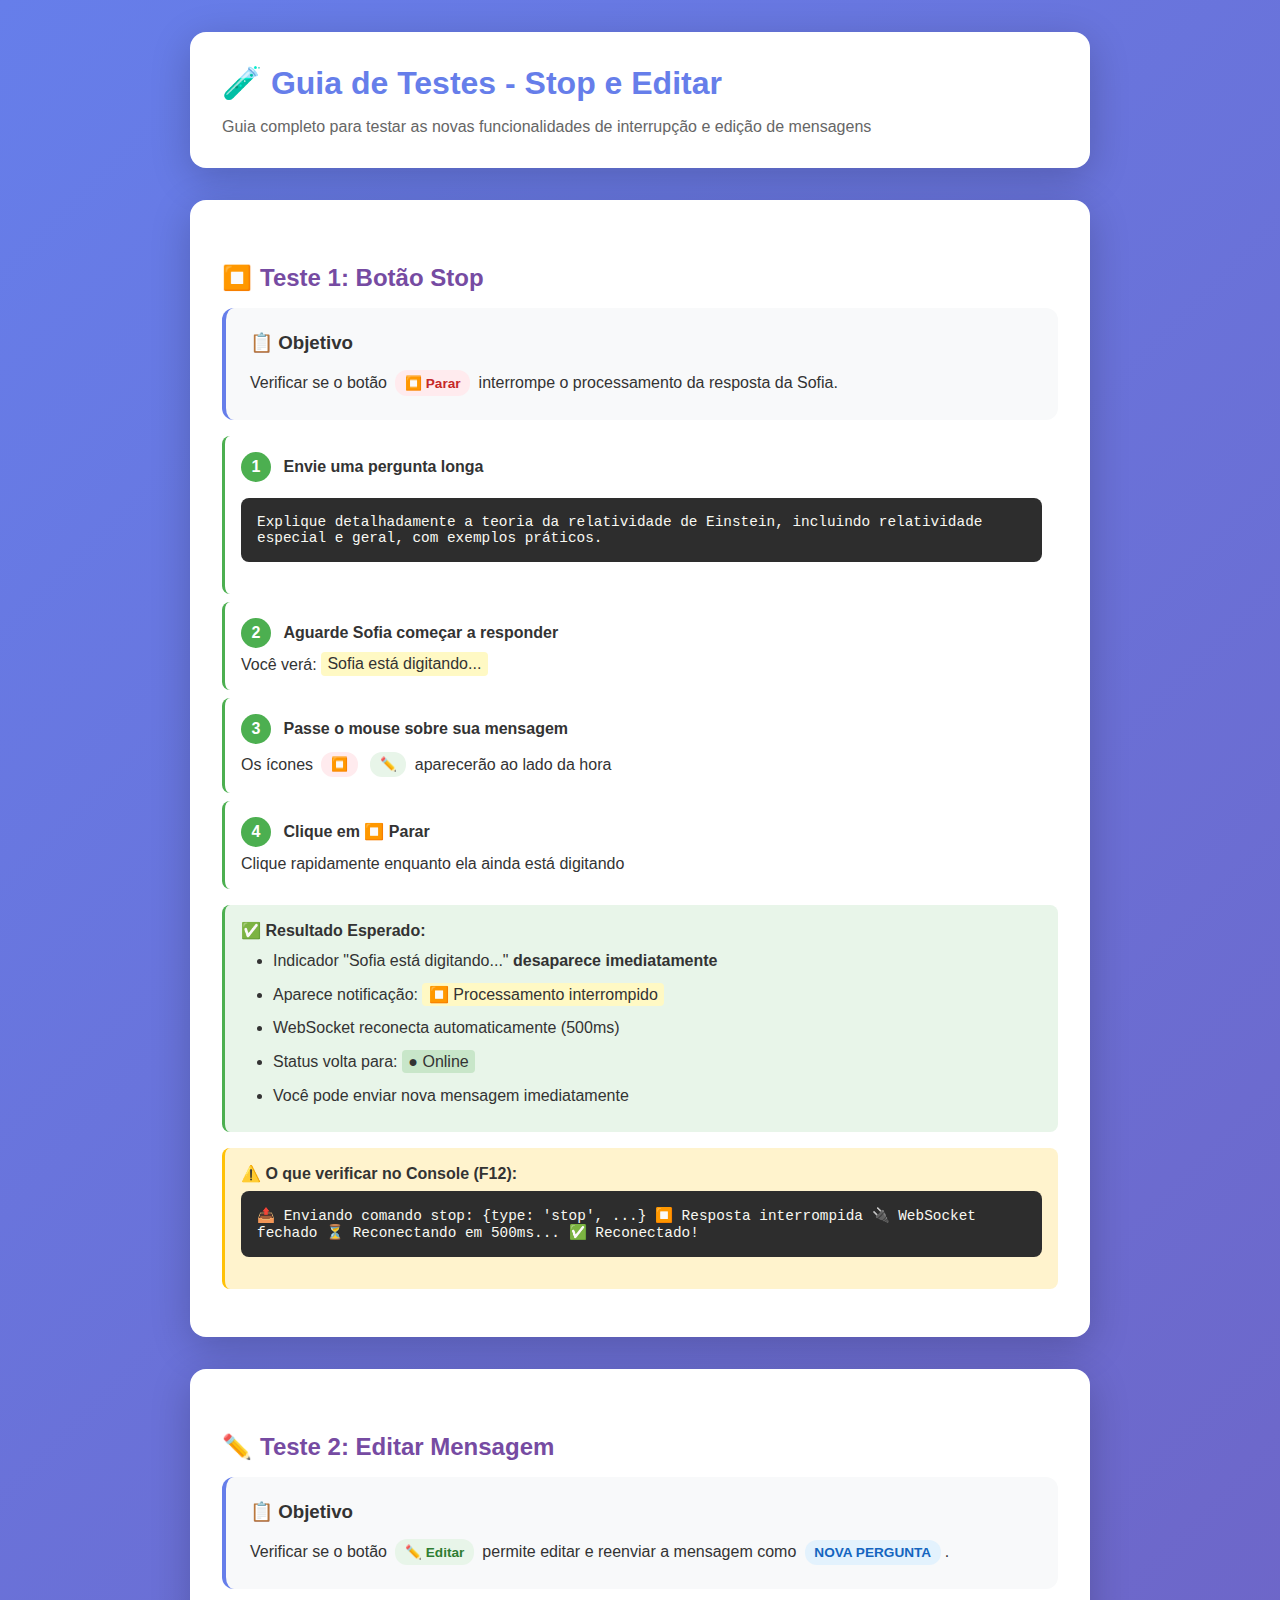
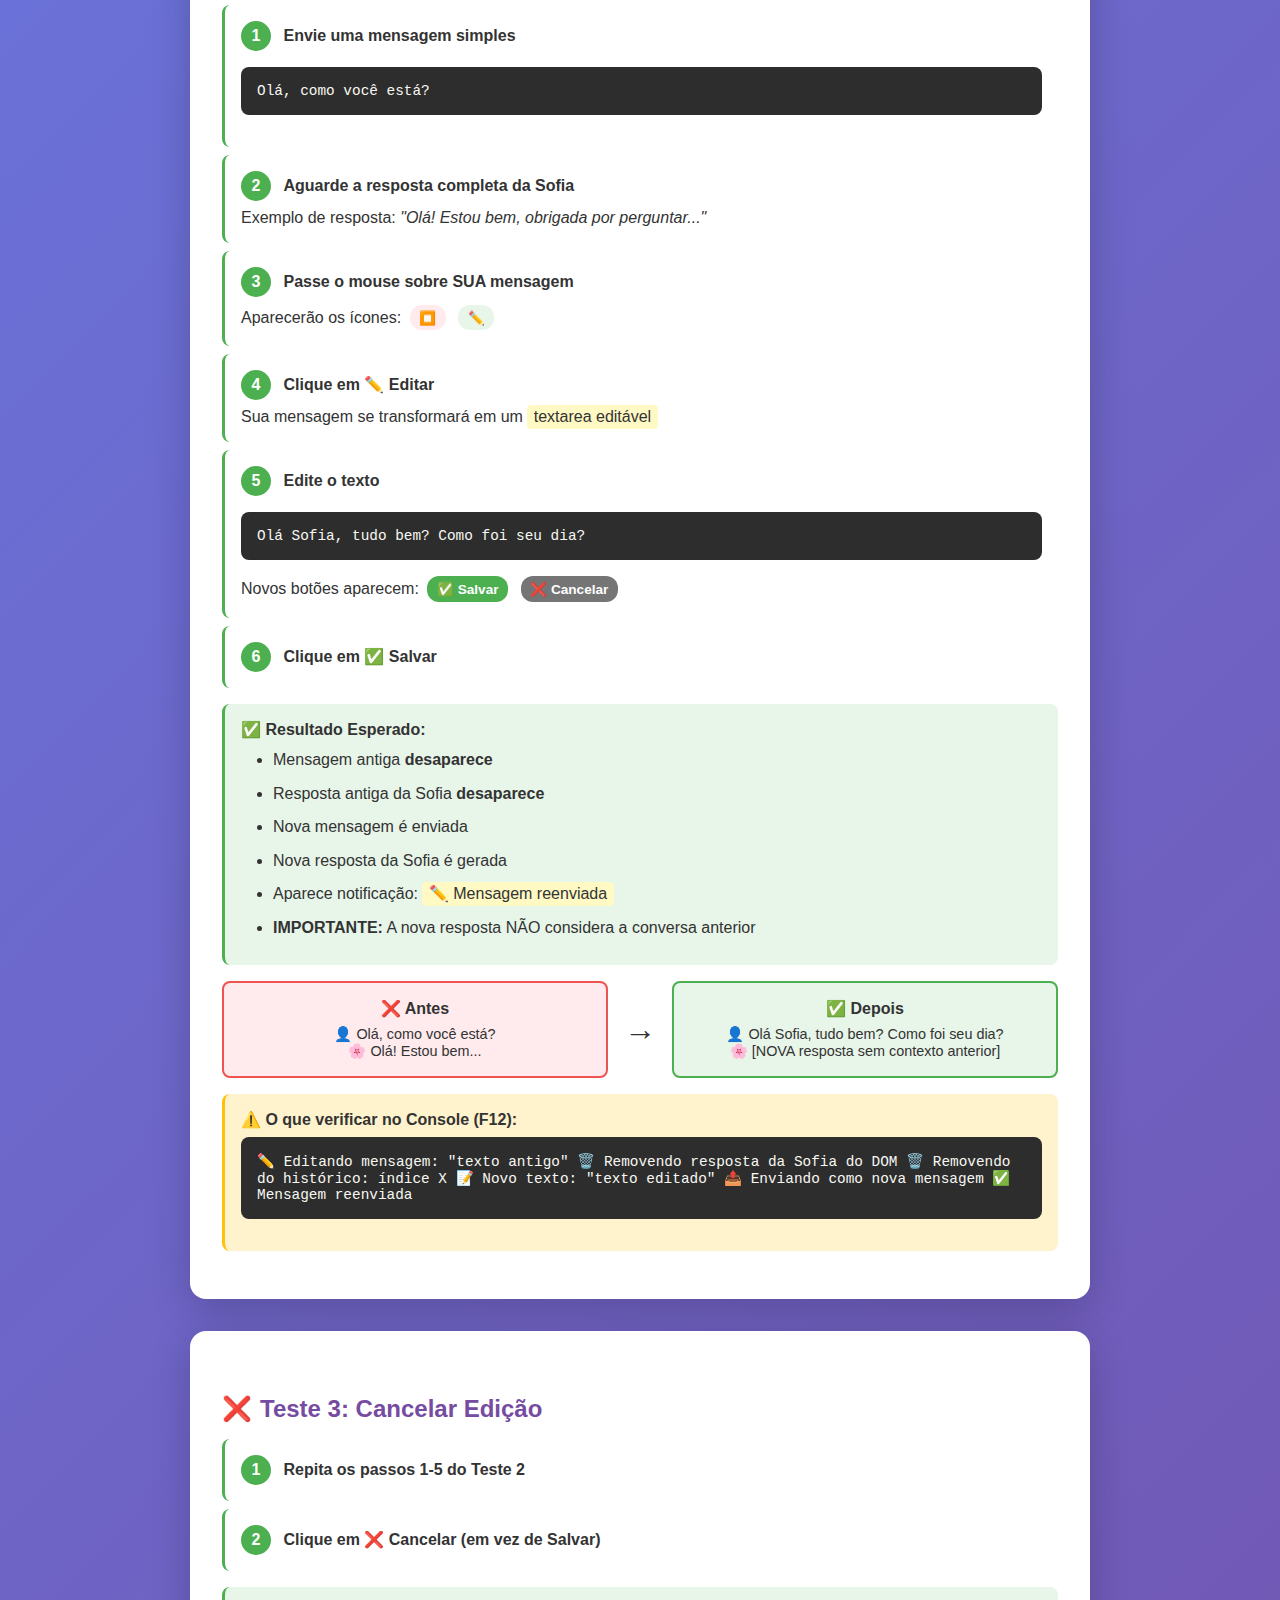
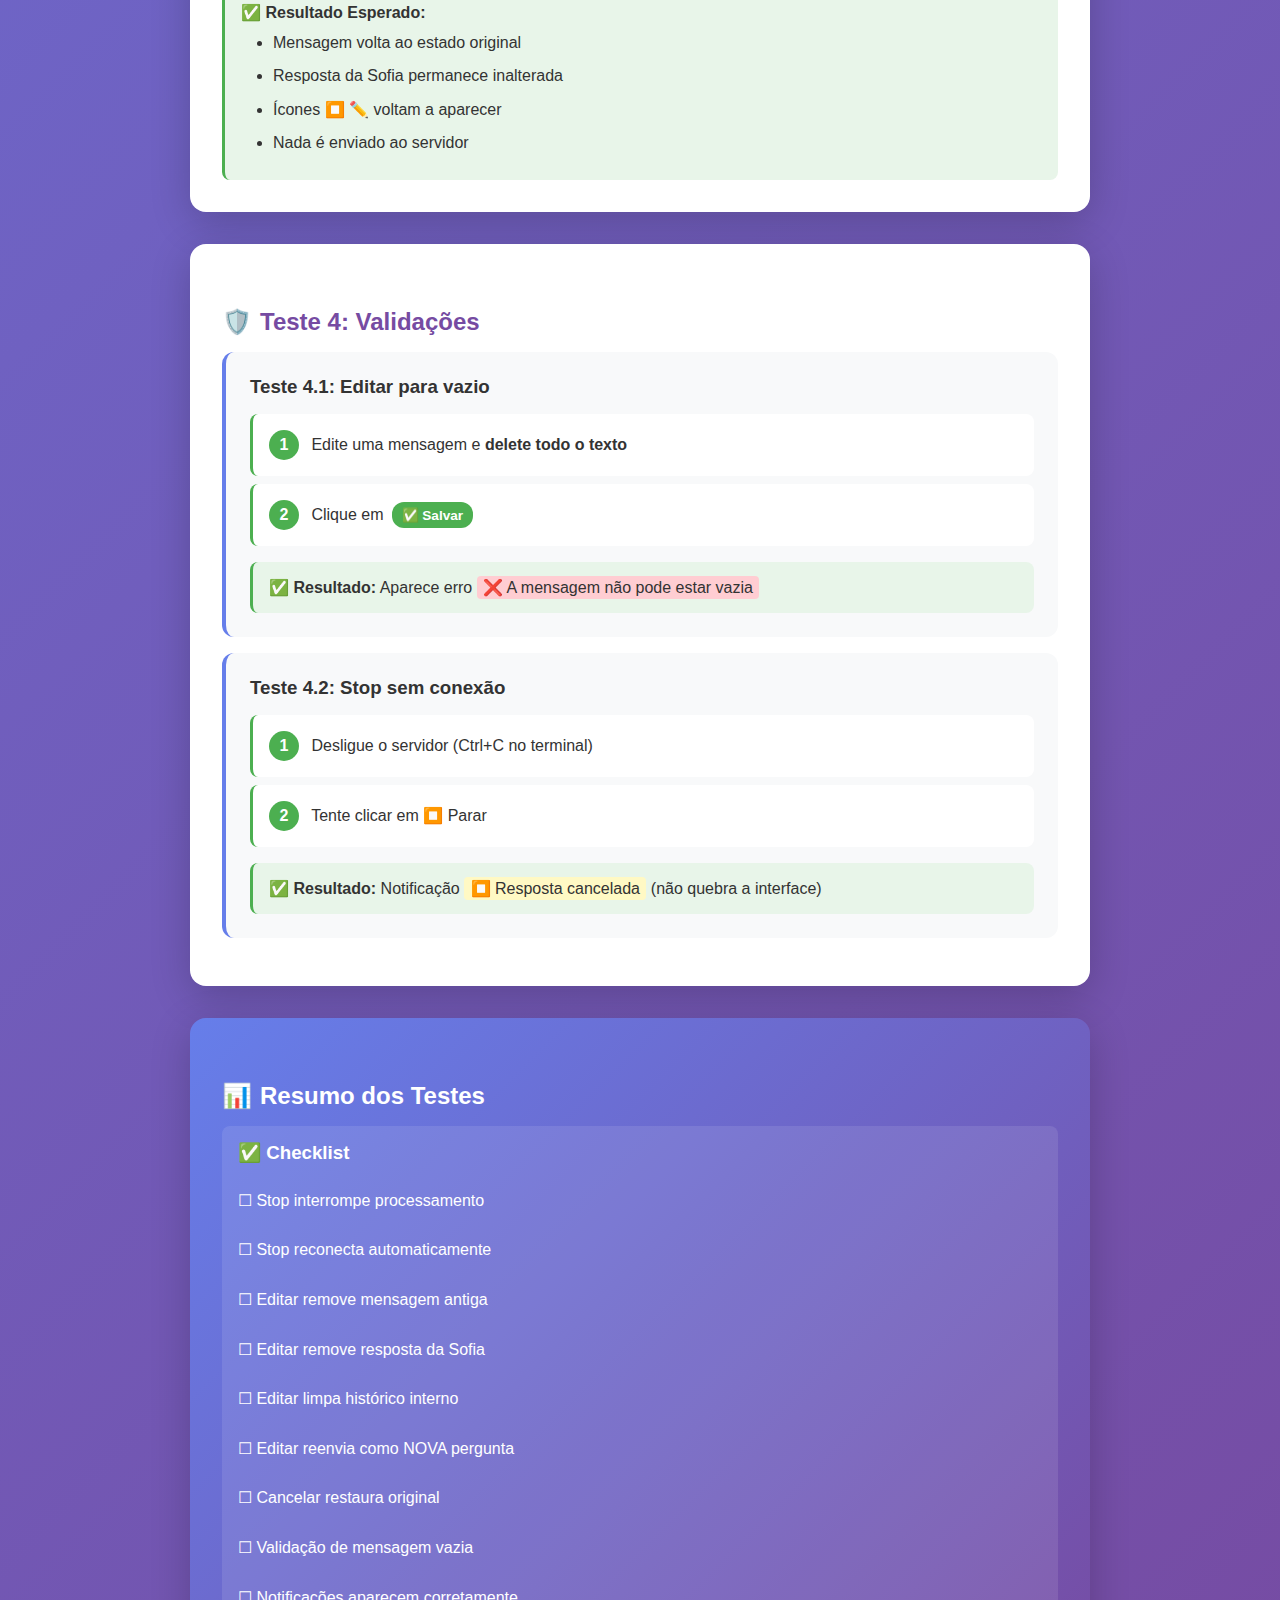
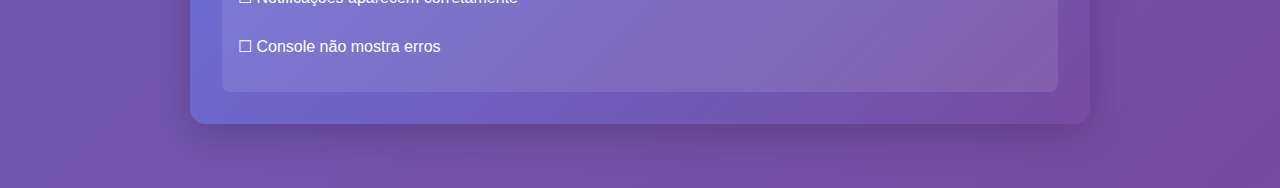
<file: sofia/web/testes_stop_editar.html>
<!DOCTYPE html>
<html lang="pt-BR">
<head>
    <meta charset="UTF-8">
    <meta name="viewport" content="width=device-width, initial-scale=1.0">
    <title>🧪 Guia de Testes - Stop e Editar</title>
    <style>
        * {
            margin: 0;
            padding: 0;
            box-sizing: border-box;
        }
        
        body {
            font-family: 'Segoe UI', Tahoma, Geneva, Verdana, sans-serif;
            background: linear-gradient(135deg, #667eea 0%, #764ba2 100%);
            padding: 2rem;
            color: #333;
        }
        
        .container {
            max-width: 900px;
            margin: 0 auto;
        }
        
        .card {
            background: white;
            border-radius: 16px;
            padding: 2rem;
            margin-bottom: 2rem;
            box-shadow: 0 10px 40px rgba(0, 0, 0, 0.2);
        }
        
        h1 {
            color: #667eea;
            margin-bottom: 1rem;
            font-size: 2rem;
        }
        
        h2 {
            color: #764ba2;
            margin: 2rem 0 1rem 0;
            font-size: 1.5rem;
            display: flex;
            align-items: center;
            gap: 0.5rem;
        }
        
        .test-section {
            background: #f8f9fa;
            padding: 1.5rem;
            border-radius: 12px;
            margin: 1rem 0;
            border-left: 4px solid #667eea;
        }
        
        .step {
            background: white;
            padding: 1rem;
            margin: 0.5rem 0;
            border-radius: 8px;
            border-left: 3px solid #4CAF50;
        }
        
        .step-number {
            display: inline-block;
            background: #4CAF50;
            color: white;
            width: 30px;
            height: 30px;
            border-radius: 50%;
            text-align: center;
            line-height: 30px;
            margin-right: 0.5rem;
            font-weight: bold;
        }
        
        .expected {
            background: #e8f5e9;
            padding: 1rem;
            border-radius: 8px;
            margin-top: 1rem;
            border-left: 3px solid #4CAF50;
        }
        
        .warning {
            background: #fff3cd;
            padding: 1rem;
            border-radius: 8px;
            margin: 1rem 0;
            border-left: 3px solid #ffc107;
        }
        
        .code {
            background: #2d2d2d;
            color: #f8f8f2;
            padding: 1rem;
            border-radius: 8px;
            font-family: 'Courier New', monospace;
            font-size: 0.9rem;
            overflow-x: auto;
            margin: 1rem 0;
        }
        
        .highlight {
            background: #fff9c4;
            padding: 0.2rem 0.4rem;
            border-radius: 4px;
            font-weight: 500;
        }
        
        .icon {
            font-size: 1.5rem;
        }
        
        ul {
            margin-left: 2rem;
            margin-top: 0.5rem;
        }
        
        li {
            margin: 0.5rem 0;
            line-height: 1.6;
        }
        
        .visual-demo {
            display: flex;
            gap: 1rem;
            margin: 1rem 0;
            flex-wrap: wrap;
        }
        
        .demo-box {
            flex: 1;
            min-width: 200px;
            padding: 1rem;
            border-radius: 8px;
            text-align: center;
        }
        
        .before {
            background: #ffebee;
            border: 2px solid #ef5350;
        }
        
        .after {
            background: #e8f5e9;
            border: 2px solid #4CAF50;
        }
        
        .arrow {
            font-size: 2rem;
            align-self: center;
        }
        
        .badge {
            display: inline-block;
            padding: 0.3rem 0.6rem;
            border-radius: 12px;
            font-size: 0.85rem;
            font-weight: 600;
            margin: 0 0.25rem;
        }
        
        .badge-stop {
            background: #ffebee;
            color: #c62828;
        }
        
        .badge-edit {
            background: #e8f5e9;
            color: #2e7d32;
        }
        
        .badge-new {
            background: #e3f2fd;
            color: #1565c0;
        }
    </style>
</head>
<body>
    <div class="container">
        <div class="card">
            <h1>🧪 Guia de Testes - Stop e Editar</h1>
            <p style="color: #666; margin-top: 0.5rem;">
                Guia completo para testar as novas funcionalidades de interrupção e edição de mensagens
            </p>
        </div>

        <!-- TESTE 1: STOP -->
        <div class="card">
            <h2><span class="icon">⏹️</span> Teste 1: Botão Stop</h2>
            
            <div class="test-section">
                <h3 style="margin-bottom: 1rem;">📋 Objetivo</h3>
                <p>Verificar se o botão <span class="badge badge-stop">⏹️ Parar</span> interrompe o processamento da resposta da Sofia.</p>
            </div>

            <div class="step">
                <span class="step-number">1</span>
                <strong>Envie uma pergunta longa</strong>
                <div class="code">Explique detalhadamente a teoria da relatividade de Einstein, incluindo relatividade especial e geral, com exemplos práticos.</div>
            </div>

            <div class="step">
                <span class="step-number">2</span>
                <strong>Aguarde Sofia começar a responder</strong>
                <p style="margin-top: 0.5rem;">Você verá: <span class="highlight">Sofia está digitando...</span></p>
            </div>

            <div class="step">
                <span class="step-number">3</span>
                <strong>Passe o mouse sobre sua mensagem</strong>
                <p style="margin-top: 0.5rem;">Os ícones <span class="badge badge-stop">⏹️</span> <span class="badge badge-edit">✏️</span> aparecerão ao lado da hora</p>
            </div>

            <div class="step">
                <span class="step-number">4</span>
                <strong>Clique em ⏹️ Parar</strong>
                <p style="margin-top: 0.5rem;">Clique rapidamente enquanto ela ainda está digitando</p>
            </div>

            <div class="expected">
                <h4 style="margin-bottom: 0.5rem;">✅ Resultado Esperado:</h4>
                <ul>
                    <li>Indicador "Sofia está digitando..." <strong>desaparece imediatamente</strong></li>
                    <li>Aparece notificação: <span class="highlight">⏹️ Processamento interrompido</span></li>
                    <li>WebSocket reconecta automaticamente (500ms)</li>
                    <li>Status volta para: <span class="highlight" style="background: #c8e6c9;">● Online</span></li>
                    <li>Você pode enviar nova mensagem imediatamente</li>
                </ul>
            </div>

            <div class="warning">
                <strong>⚠️ O que verificar no Console (F12):</strong>
                <div class="code" style="margin-top: 0.5rem;">
📤 Enviando comando stop: {type: 'stop', ...}
⏹️ Resposta interrompida
🔌 WebSocket fechado
⏳ Reconectando em 500ms...
✅ Reconectado!
                </div>
            </div>
        </div>

        <!-- TESTE 2: EDITAR -->
        <div class="card">
            <h2><span class="icon">✏️</span> Teste 2: Editar Mensagem</h2>
            
            <div class="test-section">
                <h3 style="margin-bottom: 1rem;">📋 Objetivo</h3>
                <p>Verificar se o botão <span class="badge badge-edit">✏️ Editar</span> permite editar e reenviar a mensagem como <span class="badge badge-new">NOVA PERGUNTA</span>.</p>
            </div>

            <div class="step">
                <span class="step-number">1</span>
                <strong>Envie uma mensagem simples</strong>
                <div class="code">Olá, como você está?</div>
            </div>

            <div class="step">
                <span class="step-number">2</span>
                <strong>Aguarde a resposta completa da Sofia</strong>
                <p style="margin-top: 0.5rem;">Exemplo de resposta: <em>"Olá! Estou bem, obrigada por perguntar..."</em></p>
            </div>

            <div class="step">
                <span class="step-number">3</span>
                <strong>Passe o mouse sobre SUA mensagem</strong>
                <p style="margin-top: 0.5rem;">Aparecerão os ícones: <span class="badge badge-stop">⏹️</span> <span class="badge badge-edit">✏️</span></p>
            </div>

            <div class="step">
                <span class="step-number">4</span>
                <strong>Clique em ✏️ Editar</strong>
                <p style="margin-top: 0.5rem;">Sua mensagem se transformará em um <span class="highlight">textarea editável</span></p>
            </div>

            <div class="step">
                <span class="step-number">5</span>
                <strong>Edite o texto</strong>
                <div class="code">Olá Sofia, tudo bem? Como foi seu dia?</div>
                <p style="margin-top: 0.5rem;">Novos botões aparecem: <span class="badge" style="background: #4CAF50; color: white;">✅ Salvar</span> <span class="badge" style="background: #757575; color: white;">❌ Cancelar</span></p>
            </div>

            <div class="step">
                <span class="step-number">6</span>
                <strong>Clique em ✅ Salvar</strong>
            </div>

            <div class="expected">
                <h4 style="margin-bottom: 0.5rem;">✅ Resultado Esperado:</h4>
                <ul>
                    <li>Mensagem antiga <strong>desaparece</strong></li>
                    <li>Resposta antiga da Sofia <strong>desaparece</strong></li>
                    <li>Nova mensagem é enviada</li>
                    <li>Nova resposta da Sofia é gerada</li>
                    <li>Aparece notificação: <span class="highlight">✏️ Mensagem reenviada</span></li>
                    <li><strong>IMPORTANTE:</strong> A nova resposta NÃO considera a conversa anterior</li>
                </ul>
            </div>

            <div class="visual-demo">
                <div class="demo-box before">
                    <h4 style="margin-bottom: 0.5rem;">❌ Antes</h4>
                    <p style="font-size: 0.9rem;">
                        👤 Olá, como você está?<br>
                        🌸 Olá! Estou bem...
                    </p>
                </div>
                <div class="arrow">→</div>
                <div class="demo-box after">
                    <h4 style="margin-bottom: 0.5rem;">✅ Depois</h4>
                    <p style="font-size: 0.9rem;">
                        👤 Olá Sofia, tudo bem? Como foi seu dia?<br>
                        🌸 [NOVA resposta sem contexto anterior]
                    </p>
                </div>
            </div>

            <div class="warning">
                <strong>⚠️ O que verificar no Console (F12):</strong>
                <div class="code" style="margin-top: 0.5rem;">
✏️ Editando mensagem: "texto antigo"
🗑️ Removendo resposta da Sofia do DOM
🗑️ Removendo do histórico: índice X
📝 Novo texto: "texto editado"
📤 Enviando como nova mensagem
✅ Mensagem reenviada
                </div>
            </div>
        </div>

        <!-- TESTE 3: CANCELAR EDIÇÃO -->
        <div class="card">
            <h2><span class="icon">❌</span> Teste 3: Cancelar Edição</h2>
            
            <div class="step">
                <span class="step-number">1</span>
                <strong>Repita os passos 1-5 do Teste 2</strong>
            </div>

            <div class="step">
                <span class="step-number">2</span>
                <strong>Clique em ❌ Cancelar (em vez de Salvar)</strong>
            </div>

            <div class="expected">
                <h4 style="margin-bottom: 0.5rem;">✅ Resultado Esperado:</h4>
                <ul>
                    <li>Mensagem volta ao estado original</li>
                    <li>Resposta da Sofia permanece inalterada</li>
                    <li>Ícones ⏹️ ✏️ voltam a aparecer</li>
                    <li>Nada é enviado ao servidor</li>
                </ul>
            </div>
        </div>

        <!-- TESTE 4: VALIDAÇÕES -->
        <div class="card">
            <h2><span class="icon">🛡️</span> Teste 4: Validações</h2>
            
            <div class="test-section">
                <h3 style="margin-bottom: 1rem;">Teste 4.1: Editar para vazio</h3>
                <div class="step">
                    <span class="step-number">1</span>
                    Edite uma mensagem e <strong>delete todo o texto</strong>
                </div>
                <div class="step">
                    <span class="step-number">2</span>
                    Clique em <span class="badge" style="background: #4CAF50; color: white;">✅ Salvar</span>
                </div>
                <div class="expected">
                    <strong>✅ Resultado:</strong> Aparece erro <span class="highlight" style="background: #ffcdd2;">❌ A mensagem não pode estar vazia</span>
                </div>
            </div>

            <div class="test-section">
                <h3 style="margin-bottom: 1rem;">Teste 4.2: Stop sem conexão</h3>
                <div class="step">
                    <span class="step-number">1</span>
                    Desligue o servidor (Ctrl+C no terminal)
                </div>
                <div class="step">
                    <span class="step-number">2</span>
                    Tente clicar em ⏹️ Parar
                </div>
                <div class="expected">
                    <strong>✅ Resultado:</strong> Notificação <span class="highlight">⏹️ Resposta cancelada</span> (não quebra a interface)
                </div>
            </div>
        </div>

        <!-- RESUMO -->
        <div class="card" style="background: linear-gradient(135deg, #667eea 0%, #764ba2 100%); color: white;">
            <h2 style="color: white;"><span class="icon">📊</span> Resumo dos Testes</h2>
            
            <div style="background: rgba(255,255,255,0.1); padding: 1rem; border-radius: 8px; margin-top: 1rem;">
                <h3 style="margin-bottom: 1rem;">✅ Checklist</h3>
                <ul style="list-style: none; margin: 0;">
                    <li style="padding: 0.5rem 0;">☐ Stop interrompe processamento</li>
                    <li style="padding: 0.5rem 0;">☐ Stop reconecta automaticamente</li>
                    <li style="padding: 0.5rem 0;">☐ Editar remove mensagem antiga</li>
                    <li style="padding: 0.5rem 0;">☐ Editar remove resposta da Sofia</li>
                    <li style="padding: 0.5rem 0;">☐ Editar limpa histórico interno</li>
                    <li style="padding: 0.5rem 0;">☐ Editar reenvia como NOVA pergunta</li>
                    <li style="padding: 0.5rem 0;">☐ Cancelar restaura original</li>
                    <li style="padding: 0.5rem 0;">☐ Validação de mensagem vazia</li>
                    <li style="padding: 0.5rem 0;">☐ Notificações aparecem corretamente</li>
                    <li style="padding: 0.5rem 0;">☐ Console não mostra erros</li>
                </ul>
            </div>
        </div>
    </div>
</body>
</html>
</file>
<file: sofia/web/style.css>
* {
    margin: 0;
    padding: 0;
    box-sizing: border-box;
}

/* Prevenir overflow horizontal global */
html, body {
    overflow-x: hidden;
    max-width: 100%;
}

/* Quebra de linha para URLs e textos longos */
p, div, span, a, li, td, th {
    word-wrap: break-word;
    overflow-wrap: break-word;
}

/* Links e URLs devem quebrar */
a {
    word-break: break-all;
}

:root {
    --primary-color: #FF69B4;
    --secondary-color: #FFB6D9;
    --bg-color: #0F0F1E;
    --surface-color: #1A1A2E;
    --text-color: #E4E4E7;
    --text-muted: #A1A1AA;
    --border-color: #27272A;
    --sofia-gradient: linear-gradient(135deg, #FF69B4 0%, #FFB6D9 100%);
    --user-gradient: linear-gradient(135deg, #667EEA 0%, #764BA2 100%);
}

body {
    font-family: 'Segoe UI', Tahoma, Geneva, Verdana, sans-serif;
    background-color: var(--bg-color);
    color: var(--text-color);
    height: 100vh;
    height: 100dvh; /* Dynamic viewport height para mobile */
    overflow: hidden;
    width: 100%;
}

.container {
    height: 100vh;
    height: 100dvh; /* Dynamic viewport height para mobile */
    display: flex;
    flex-direction: column;
    max-width: 1200px;
    margin: 0 auto;
    position: relative;
}

/* Header */
.header {
    background: var(--surface-color);
    border-bottom: 1px solid var(--border-color);
    padding: 1rem 1.5rem;
}

.header-content {
    display: flex;
    align-items: center;
    gap: 1rem;
}

.avatar {
    width: 50px;
    height: 50px;
    border-radius: 50%;
    background: var(--sofia-gradient);
    display: flex;
    align-items: center;
    justify-content: center;
    font-size: 1.5rem;
    box-shadow: 0 4px 12px rgba(255, 105, 180, 0.3);
}

.header-info {
    flex: 1;
}

.header-info h1 {
    font-size: 1.5rem;
    margin-bottom: 0.25rem;
}

.status {
    display: flex;
    align-items: center;
    gap: 0.5rem;
    color: var(--text-muted);
    font-size: 0.875rem;
}

.mode-badge {
    padding: 0.2rem 0.5rem;
    border-radius: 999px;
    border: 1px solid var(--border-color);
    background: var(--surface-color);
    color: var(--text-color);
    font-size: 0.75rem;
}

.status-dot {
    width: 8px;
    height: 8px;
    border-radius: 50%;
    background: #10B981;
}

/* Status de conexão */
.status.connected .status-dot {
    background: #10B981;
    animation: pulse 2s infinite;
}

.status.connecting .status-dot {
    background: #fbbf24;
    animation: pulse 1s infinite;
}

/* .status.disconnected removido - sistema usa apenas connected/connecting */

@keyframes pulse {
    0%, 100% { opacity: 1; }
    50% { opacity: 0.5; }
}

.header-actions {
    display: flex;
    gap: 0.5rem;
}

.icon-btn {
    width: 40px;
    height: 40px;
    border-radius: 8px;
    background: transparent;
    border: 1px solid var(--border-color);
    color: var(--text-color);
    cursor: pointer;
    font-size: 1.2rem;
    transition: all 0.3s;
}

.icon-btn:hover {
    background: var(--border-color);
    transform: translateY(-2px);
}

.world-btn {
    background: linear-gradient(135deg, #667eea 0%, #764ba2 100%);
    animation: worldPulse 2s ease-in-out infinite;
}

.world-btn:hover {
    background: linear-gradient(135deg, #764ba2 0%, #667eea 100%);
    transform: translateY(-2px) scale(1.1);
}

@keyframes worldPulse {
    0%, 100% {
        box-shadow: 0 0 0 0 rgba(102, 126, 234, 0.7);
    }
    50% {
        box-shadow: 0 0 20px 5px rgba(102, 126, 234, 0.3);
    }
}

/* Chat Container */
.chat-container {
    flex: 1;
    overflow-y: auto;
    padding: 2rem;
    background: var(--bg-color);
}

.chat-container::-webkit-scrollbar {
    width: 8px;
}

.chat-container::-webkit-scrollbar-track {
    background: var(--surface-color);
}

.chat-container::-webkit-scrollbar-thumb {
    background: var(--border-color);
    border-radius: 4px;
}

.welcome-message {
    text-align: center;
    padding: 3rem 1rem;
    animation: fadeIn 0.5s;
}

.welcome-icon {
    font-size: 4rem;
    margin-bottom: 1rem;
    animation: float 3s ease-in-out infinite;
}

@keyframes float {
    0%, 100% { transform: translateY(0); }
    50% { transform: translateY(-10px); }
}

.welcome-message h2 {
    font-size: 2rem;
    margin-bottom: 0.5rem;
}

.welcome-message p {
    color: var(--text-muted);
    margin: 0.5rem 0;
}

/* Message Bubbles */
.message {
    display: flex;
    gap: 1rem;
    margin-bottom: 1.5rem;
    animation: slideIn 0.3s;
}

@keyframes slideIn {
    from {
        opacity: 0;
        transform: translateY(10px);
    }
    to {
        opacity: 1;
        transform: translateY(0);
    }
}

.message.user {
    flex-direction: row-reverse;
}

.message-avatar {
    width: 40px;
    height: 40px;
    border-radius: 50%;
    display: flex;
    align-items: center;
    justify-content: center;
    font-size: 1.2rem;
    flex-shrink: 0;
}

.message.sofia .message-avatar {
    background: var(--sofia-gradient);
}

.message.user .message-avatar {
    background: var(--user-gradient);
}

.message-content {
    max-width: 70%;
    padding: 1rem 1.25rem;
    border-radius: 16px;
    line-height: 1.5;
    word-wrap: break-word;
    overflow-wrap: break-word;
    word-break: break-word;
}

.message.sofia .message-content {
    background: var(--surface-color);
    border-bottom-left-radius: 4px;
}

.message.user .message-content {
    background: var(--user-gradient);
    border-bottom-right-radius: 4px;
}

/* Links dentro das mensagens */
.message-content a {
    color: var(--primary-color);
    text-decoration: underline;
    word-wrap: break-word;
    overflow-wrap: break-word;
    word-break: break-all;
    display: inline-block;
    max-width: 100%;
}

.message-content a:hover {
    color: var(--secondary-color);
}

/* URLs longas */
.message-content code,
.message-content pre {
    word-wrap: break-word;
    overflow-wrap: break-word;
    white-space: pre-wrap;
    max-width: 100%;
}

/* Estilos para Markdown renderizado dentro das mensagens */
.message-content h1,
.message-content h2,
.message-content h3,
.message-content h4,
.message-content h5,
.message-content h6 {
    margin-top: 1.2rem;
    margin-bottom: 0.8rem;
    font-weight: 600;
    line-height: 1.3;
}

.message-content h1 {
    font-size: 1.5rem;
    border-bottom: 2px solid var(--border-color);
    padding-bottom: 0.5rem;
}

.message-content h2 {
    font-size: 1.3rem;
    border-bottom: 1px solid var(--border-color);
    padding-bottom: 0.4rem;
}

.message-content h3 {
    font-size: 1.15rem;
}

.message-content h4 {
    font-size: 1.05rem;
}

.message-content hr {
    border: none;
    border-top: 1px solid var(--border-color);
    margin: 1rem 0;
}

/* Listas */
.message-content ul,
.message-content ol {
    margin: 0.8rem 0;
    padding-left: 1.5rem;
}

.message-content li {
    margin: 0.4rem 0;
    line-height: 1.6;
}

/* Tabelas */
.message-content table {
    width: 100%;
    border-collapse: collapse;
    margin: 1rem 0;
    background: rgba(255, 255, 255, 0.02);
    border-radius: 8px;
    overflow: hidden;
}

.message-content thead {
    background: rgba(255, 105, 180, 0.15);
}

.message-content th {
    padding: 0.75rem 1rem;
    text-align: left;
    font-weight: 600;
    color: var(--primary-color);
    border-bottom: 2px solid var(--primary-color);
}

.message-content td {
    padding: 0.75rem 1rem;
    border-bottom: 1px solid var(--border-color);
}

.message-content tr:last-child td {
    border-bottom: none;
}

.message-content tbody tr:hover {
    background: rgba(255, 105, 180, 0.05);
}

/* Blocos de código */
.message-content pre {
    background: rgba(0, 0, 0, 0.3);
    padding: 1rem;
    border-radius: 8px;
    margin: 1rem 0;
    overflow-x: auto;
}

.message-content code {
    background: rgba(255, 105, 180, 0.1);
    padding: 0.2rem 0.4rem;
    border-radius: 4px;
    font-family: 'Courier New', monospace;
    font-size: 0.9em;
}

.message-content pre code {
    background: none;
    padding: 0;
}

/* Citações */
.message-content blockquote {
    border-left: 4px solid var(--primary-color);
    padding-left: 1rem;
    margin: 1rem 0;
    color: var(--text-muted);
    font-style: italic;
}

/* Parágrafos */
.message-content p {
    margin: 0.6rem 0;
    white-space: pre-wrap;
}

.message-content p:first-child {
    margin-top: 0;
}

.message-content p:last-child {
    margin-bottom: 0;
}

.message-time {
    font-size: 0.75rem;
    color: var(--text-muted);
}

/* Container para hora + ícones */
.message-time-container {
    display: flex;
    align-items: center;
    gap: 0.5rem;
    margin-top: 0.5rem;
}

/* Ícones de ação */
.message-icons {
    display: flex;
    gap: 0.25rem;
    opacity: 0;
    transition: opacity 0.2s ease;
}

.message:hover .message-icons {
    opacity: 1;
}

.message-icon {
    font-size: 0.9rem;
    cursor: pointer;
    padding: 0.15rem;
    border-radius: 4px;
    transition: all 0.2s ease;
    line-height: 1;
    display: inline-flex;
    align-items: center;
    justify-content: center;
}

.message-icon:hover {
    transform: scale(1.2);
}

.stop-icon:hover {
    background: rgba(255, 68, 68, 0.1);
}

.edit-icon:hover {
    background: rgba(76, 175, 80, 0.1);
}

.message-icon:active {
    transform: scale(1);
}

/* Mantém estilos dos botões de edição */
.message-action-btn {
    padding: 0.4rem 0.8rem;
    border: none;
    border-radius: 8px;
    font-size: 0.8rem;
    cursor: pointer;
    transition: all 0.2s ease;
    font-family: inherit;
    font-weight: 500;
    box-shadow: 0 2px 4px rgba(0, 0, 0, 0.1);
}

.message-action-btn:active {
    transform: scale(0.95);
}

.save-btn {
    background: linear-gradient(135deg, #4CAF50, #388E3C);
    color: white;
}

.save-btn:hover {
    background: linear-gradient(135deg, #388E3C, #2E7D32);
    box-shadow: 0 4px 8px rgba(76, 175, 80, 0.3);
}

.cancel-btn {
    background: linear-gradient(135deg, #757575, #616161);
    color: white;
}

.cancel-btn:hover {
    background: linear-gradient(135deg, #616161, #424242);
    box-shadow: 0 4px 8px rgba(117, 117, 117, 0.3);
}

.edit-actions {
    opacity: 1 !important;
    margin-top: 0.5rem;
    display: flex;
    gap: 0.5rem;
}

.edit-actions {
    opacity: 1 !important;
}

/* Edit Textarea */
.edit-textarea {
    width: 100%;
    min-height: 80px;
    padding: 0.75rem;
    border: 2px solid var(--primary-color);
    border-radius: 8px;
    background: var(--bg-color);
    color: var(--text-color);
    font-family: inherit;
    font-size: 0.95rem;
    resize: vertical;
    margin-bottom: 0.5rem;
}

.edit-textarea:focus {
    outline: none;
    border-color: var(--primary-hover);
    box-shadow: 0 0 0 3px rgba(168, 85, 247, 0.1);
}

.typing-indicator {
    display: flex;
    flex-direction: column;
    gap: 0.5rem;
    padding: 1rem;
}

.typing-indicator .typing-header {
    display: flex;
    gap: 0.25rem;
    align-items: center;
    flex-wrap: wrap;
}

.typing-indicator .thinking-title {
    font-size: 0.95rem;
    color: var(--text-color);
}

.typing-indicator .cot-toggle {
    margin-left: auto;
    background: var(--bg-color);
    border: 1px solid var(--border-color);
    border-radius: 8px;
    padding: 0.3rem 0.5rem;
    cursor: pointer;
    font-size: 1rem;
    transition: all 0.2s;
}

.typing-indicator .cot-toggle:hover {
    border-color: var(--primary-color);
}

.typing-indicator .cot-toggle.active {
    background: var(--primary-color);
    border-color: var(--primary-color);
}

.typing-indicator .cot-panel {
    width: 100%;
    margin-top: 0.5rem;
}

.typing-indicator .cot-label {
    font-size: 0.8rem;
    color: var(--text-muted);
    margin-bottom: 0.4rem;
}

.typing-indicator .cot-content {
    margin: 0;
    max-height: 300px;
    overflow-y: auto;
    font-size: 0.82rem;
    color: var(--text-color);
    line-height: 1.4;
    white-space: pre-wrap;
    word-break: break-word;
    padding: 0.75rem;
    border: 1px solid var(--border-color);
    border-radius: 10px;
    background: var(--surface-color);
    font-family: 'Consolas', 'Monaco', monospace;
}

.typing-dot {
    width: 8px;
    height: 8px;
    border-radius: 50%;
    background: var(--primary-color);
    animation: typing 1.4s infinite;
}

.typing-dot:nth-child(2) {
    animation-delay: 0.2s;
}

.typing-dot:nth-child(3) {
    animation-delay: 0.4s;
}

@keyframes typing {
    0%, 60%, 100% { transform: translateY(0); }
    30% { transform: translateY(-10px); }
}

/* Input Area */
.input-area {
    background: var(--surface-color);
    border-top: 1px solid var(--border-color);
    padding: 1rem 1.5rem;
}

.input-container {
    display: flex;
    gap: 0.75rem;
    align-items: flex-end;
    margin-bottom: 0.75rem;
}

.attach-btn {
    width: 48px;
    height: 48px;
    border-radius: 12px;
    background: var(--bg-color);
    border: 1px solid var(--border-color);
    color: var(--text-color);
    cursor: pointer;
    display: flex;
    align-items: center;
    justify-content: center;
    font-size: 1.5rem;
    transition: all 0.2s;
    flex-shrink: 0;
}

.attach-btn:hover {
    background: var(--border-color);
    border-color: var(--primary-color);
    transform: scale(1.05);
}

.attach-btn.has-files {
    background: var(--sofia-gradient);
    border-color: var(--primary-color);
}

#message-input {
    flex: 1;
    background: var(--bg-color);
    border: 1px solid var(--border-color);
    border-radius: 12px;
    padding: 0.75rem 1rem;
    color: var(--text-color);
    font-size: 1rem;
    resize: none;
    max-height: 120px;
    font-family: inherit;
}

#message-input:focus {
    outline: none;
    border-color: var(--primary-color);
}

.web-search-btn,
.trq-duro-btn {
    width: 48px;
    height: 48px;
    border-radius: 12px;
    background: transparent;
    border: 1px solid var(--border-color);
    color: var(--text-color);
    cursor: pointer;
    display: flex;
    align-items: center;
    justify-content: center;
    transition: all 0.2s;
    flex-shrink: 0;
}

.web-search-btn:hover,
.trq-duro-btn:hover {
    background: var(--border-color);
    border-color: var(--primary-color);
    color: var(--primary-color);
    transform: scale(1.05);
}

.web-search-btn.active,
.trq-duro-btn.active {
    background: var(--sofia-gradient);
    border-color: var(--primary-color);
    color: white;
    box-shadow: 0 4px 12px rgba(255, 105, 180, 0.3);
}

.send-btn {
    width: 48px;
    height: 48px;
    border-radius: 12px;
    background: var(--sofia-gradient);
    border: none;
    color: white;
    cursor: pointer;
    display: flex;
    align-items: center;
    justify-content: center;
    transition: transform 0.2s;
    flex-shrink: 0;
}

.send-btn:hover {
    transform: scale(1.05);
}

/* Attached Files Preview */
.attached-files-preview {
    margin-bottom: 0.75rem;
    padding: 0.75rem;
    background: var(--bg-color);
    border: 1px solid var(--border-color);
    border-radius: 8px;
}

.attached-files-list {
    display: flex;
    flex-wrap: wrap;
    gap: 0.5rem;
}

.attached-file-item {
    display: flex;
    align-items: center;
    gap: 0.5rem;
    padding: 0.5rem 0.75rem;
    background: var(--surface-color);
    border: 1px solid var(--border-color);
    border-radius: 6px;
    font-size: 0.875rem;
}

.attached-file-icon {
    font-size: 1.25rem;
}

.attached-file-name {
    color: var(--text-color);
    max-width: 150px;
    overflow: hidden;
    text-overflow: ellipsis;
    white-space: nowrap;
}

.attached-file-remove {
    background: none;
    border: none;
    color: var(--text-muted);
    cursor: pointer;
    font-size: 1rem;
    padding: 0;
    margin-left: 0.25rem;
    transition: color 0.2s;
}

.attached-file-remove:hover {
    color: #EF4444;
}

.send-btn:active {
    transform: scale(0.95);
}

.quick-actions {
    display: flex;
    gap: 0.5rem;
    flex-wrap: wrap;
}

.quick-btn {
    padding: 0.5rem 1rem;
    border-radius: 8px;
    background: var(--bg-color);
    border: 1px solid var(--border-color);
    color: var(--text-color);
    cursor: pointer;
    font-size: 0.875rem;
    transition: all 0.3s;
}

.quick-btn:hover {
    background: var(--border-color);
    transform: translateY(-2px);
}

/* Modal */
.modal {
    display: none;
    position: fixed;
    top: 0;
    left: 0;
    width: 100%;
    height: 100%;
    background: rgba(0, 0, 0, 0.7);
    backdrop-filter: blur(4px);
    z-index: 1000;
    align-items: center;
    justify-content: center;
}

.modal.active {
    display: flex;
}

.modal-content {
    background: var(--surface-color);
    border-radius: 16px;
    width: 90%;
    max-width: 600px;
    max-height: 80vh;
    overflow: hidden;
    display: flex;
    flex-direction: column;
    animation: modalSlideIn 0.3s;
}

.modal-large {
    max-width: 900px;
}

.modal-fullscreen {
    width: 95vw;
    height: 95vh;
    max-width: 95vw;
    max-height: 95vh;
}

@keyframes modalSlideIn {
    from {
        opacity: 0;
        transform: translateY(-20px);
    }
    to {
        opacity: 1;
        transform: translateY(0);
    }
}

.modal-header {
    padding: 1.5rem;
    border-bottom: 1px solid var(--border-color);
    display: flex;
    justify-content: space-between;
    align-items: center;
}

.modal-close {
    background: none;
    border: none;
    color: var(--text-color);
    font-size: 2rem;
    cursor: pointer;
    line-height: 1;
    transition: color 0.3s;
}

.modal-close:hover {
    color: var(--primary-color);
}

.modal-tabs {
    display: flex;
    gap: 0.5rem;
    padding: 0 1.5rem;
    background: var(--bg-color);
    border-bottom: 1px solid var(--border-color);
}

.tab-btn {
    padding: 1rem 1.5rem;
    background: none;
    border: none;
    border-bottom: 2px solid transparent;
    color: var(--text-muted);
    cursor: pointer;
    font-size: 0.95rem;
    transition: all 0.3s;
}

.tab-btn:hover {
    color: var(--text-color);
}

.tab-btn.active {
    color: var(--primary-color);
    border-bottom-color: var(--primary-color);
}

.modal-body {
    padding: 1.5rem;
    overflow-y: auto;
    overflow-x: hidden;
    flex: 1;
    word-wrap: break-word;
    overflow-wrap: break-word;
}

.tab-content {
    display: none;
}

.tab-content.active {
    display: block;
    animation: fadeIn 0.3s;
}

/* Garantir que todo conteúdo do modal se ajuste */
.modal-body input,
.modal-body select,
.modal-body textarea,
.modal-body button {
    max-width: 100%;
    box-sizing: border-box;
}

.modal-body pre,
.modal-body code {
    max-width: 100%;
    overflow-x: auto;
    word-wrap: break-word;
    white-space: pre-wrap;
}

.text-muted {
    color: var(--text-muted);
    font-size: 0.9rem;
    margin-bottom: 1.5rem;
}

/* Search Box */
.search-box {
    display: flex;
    gap: 0.5rem;
    margin-bottom: 1.5rem;
}

.search-box input {
    flex: 1;
    padding: 0.75rem;
    background: var(--bg-color);
    border: 1px solid var(--border-color);
    border-radius: 8px;
    color: var(--text-color);
    font-size: 0.95rem;
}

.search-box input:focus {
    outline: none;
    border-color: var(--primary-color);
}

/* Conversations List */
.conversations-list {
    max-height: 400px;
    overflow-y: auto;
}

.conversation-item {
    padding: 1rem;
    background: var(--bg-color);
    border-radius: 8px;
    margin-bottom: 0.75rem;
    display: flex;
    justify-content: space-between;
    align-items: center;
    transition: all 0.3s;
}

.conversation-item:hover {
    background: var(--border-color);
}

.conversation-info {
    flex: 1;
}

.conversation-text {
    font-size: 0.9rem;
    margin-bottom: 0.25rem;
    white-space: nowrap;
    overflow: hidden;
    text-overflow: ellipsis;
}

.conversation-meta {
    font-size: 0.8rem;
    color: var(--text-muted);
}

.conversation-actions {
    display: flex;
    gap: 0.5rem;
}

.btn-icon {
    width: 32px;
    height: 32px;
    border-radius: 6px;
    border: none;
    background: var(--surface-color);
    color: var(--text-color);
    cursor: pointer;
    display: flex;
    align-items: center;
    justify-content: center;
    transition: all 0.3s;
}

.btn-icon:hover {
    background: var(--border-color);
    transform: scale(1.1);
}

/* Cleanup Section */
.cleanup-section {
    display: flex;
    flex-direction: column;
    gap: 1rem;
}

.cleanup-card {
    display: flex;
    align-items: center;
    gap: 1rem;
    padding: 1.5rem;
    background: var(--bg-color);
    border-radius: 12px;
    border: 1px solid var(--border-color);
}

.cleanup-card.danger {
    border-color: #DC2626;
}

.cleanup-icon {
    font-size: 2rem;
    min-width: 50px;
    text-align: center;
}

.cleanup-info {
    flex: 1;
}

.cleanup-info h5 {
    margin-bottom: 0.5rem;
}

.cleanup-info p {
    color: var(--text-muted);
    font-size: 0.9rem;
    margin: 0;
}

/* Buttons */
.btn-primary, .btn-secondary, .btn-warning, .btn-danger {
    padding: 0.75rem 1.5rem;
    border-radius: 8px;
    border: none;
    cursor: pointer;
    font-size: 0.95rem;
    font-weight: 500;
    transition: all 0.3s;
    white-space: nowrap;
}

.btn-primary {
    background: var(--sofia-gradient);
    color: white;
}

.btn-secondary {
    background: var(--border-color);
    color: var(--text-color);
}

.btn-warning {
    background: #F59E0B;
    color: white;
}

.btn-danger {
    background: #DC2626;
    color: white;
}

.btn-primary:hover, .btn-secondary:hover, .btn-warning:hover, .btn-danger:hover {
    transform: translateY(-2px);
    box-shadow: 0 4px 12px rgba(0, 0, 0, 0.3);
}

/* Preferences */
.preference-group {
    margin-bottom: 1.5rem;
}

.preference-group label {
    display: flex;
    align-items: center;
    gap: 0.5rem;
    margin-bottom: 0.5rem;
    font-weight: 500;
}

.preference-icon {
    font-size: 1.2rem;
}

.select-input {
    width: 100%;
    padding: 0.75rem;
    background: var(--bg-color);
    border: 1px solid var(--border-color);
    border-radius: 8px;
    color: var(--text-color);
    font-size: 0.95rem;
    cursor: pointer;
}

.select-input:focus {
    outline: none;
    border-color: var(--primary-color);
}

.checkbox-label {
    display: flex;
    align-items: center;
    gap: 0.75rem;
    cursor: pointer;
    padding: 0.75rem;
    background: var(--bg-color);
    border-radius: 8px;
    transition: all 0.3s;
}

.checkbox-label:hover {
    background: var(--border-color);
}

.checkbox-label input[type="checkbox"] {
    width: 20px;
    height: 20px;
    cursor: pointer;
}

.loading {
    text-align: center;
    padding: 2rem;
    color: var(--text-muted);
}

/* Vision Modal */
.upload-area {
    border: 2px dashed var(--border-color);
    border-radius: 12px;
    padding: 3rem 2rem;
    text-align: center;
    background: rgba(255, 105, 180, 0.05);
    margin-bottom: 2rem;
    transition: all 0.3s ease;
    cursor: pointer;
}

.upload-area:hover, .upload-area.drag-over {
    border-color: var(--primary-color);
    background: rgba(255, 105, 180, 0.1);
}

.upload-icon {
    font-size: 3rem;
    margin-bottom: 1rem;
}

.upload-area h4 {
    color: var(--text-color);
    margin-bottom: 0.5rem;
}

.upload-area p {
    color: var(--text-muted);
    margin-bottom: 0.5rem;
}

.upload-info {
    font-size: 0.75rem;
    margin-top: 1rem !important;
}

.files-section {
    margin-top: 2rem;
}

.files-header {
    display: flex;
    justify-content: space-between;
    align-items: center;
    margin-bottom: 1rem;
}

.files-header h4 {
    color: var(--text-color);
}

.btn-sm {
    padding: 0.5rem 1rem;
    font-size: 0.875rem;
}

.files-list {
    max-height: 400px;
    overflow-y: auto;
}

.empty-state {
    text-align: center;
    padding: 2rem;
    color: var(--text-muted);
    font-style: italic;
}

.file-item {
    display: flex;
    align-items: center;
    gap: 1rem;
    padding: 1rem;
    background: var(--surface-color);
    border: 1px solid var(--border-color);
    border-radius: 8px;
    margin-bottom: 0.5rem;
    transition: all 0.2s ease;
}

.file-item:hover {
    border-color: var(--primary-color);
}

.file-icon {
    font-size: 2rem;
    flex-shrink: 0;
}

.file-info {
    flex: 1;
    min-width: 0;
}

.file-name {
    font-weight: 500;
    color: var(--text-color);
    margin-bottom: 0.25rem;
    white-space: nowrap;
    overflow: hidden;
    text-overflow: ellipsis;
}

.file-meta {
    display: flex;
    gap: 1rem;
    font-size: 0.75rem;
    color: var(--text-muted);
}

.file-actions {
    display: flex;
    gap: 0.5rem;
}

.btn-icon {
    width: 32px;
    height: 32px;
    border-radius: 6px;
    border: none;
    background: var(--border-color);
    color: var(--text-color);
    cursor: pointer;
    display: flex;
    align-items: center;
    justify-content: center;
    transition: all 0.2s ease;
}

.btn-icon:hover {
    background: var(--primary-color);
    transform: scale(1.1);
}

.btn-icon.danger:hover {
    background: #EF4444;
}

/* Animations */
@keyframes fadeIn {
    from {
        opacity: 0;
    }
    to {
        opacity: 1;
    }
}

/* Typing Indicator */
.typing-indicator {
    display: flex;
    align-items: center;
    gap: 5px;
    padding: 15px 20px;
    margin: 10px 0;
    color: var(--text-muted);
    font-size: 0.9rem;
}

.typing-dot {
    width: 8px;
    height: 8px;
    border-radius: 50%;
    background: var(--text-muted);
    animation: typing 1.4s infinite;
}

.typing-dot:nth-child(2) {
    animation-delay: 0.2s;
}

.typing-dot:nth-child(3) {
    animation-delay: 0.4s;
}

@keyframes typing {
    0%, 60%, 100% {
        opacity: 0.3;
        transform: translateY(0);
    }
    30% {
        opacity: 1;
        transform: translateY(-5px);
    }
}

/* Responsive */
@media (max-width: 768px) {
    body {
        overflow: hidden;
        width: 100%;
        height: 100vh;
        height: 100dvh;
        -webkit-overflow-scrolling: touch;
    }
    
    .container {
        height: 100vh;
        height: 100dvh;
        padding: 0;
        margin: 0;
        max-width: 100%;
        overflow: hidden;
    }
    
    .header {
        padding: 0.75rem 1rem;
        flex-shrink: 0;
    }
    
    .chat-container {
        flex: 1;
        display: flex;
        flex-direction: column;
        overflow-y: auto;
        overflow-x: hidden;
        height: auto;
        min-height: 0;
        -webkit-overflow-scrolling: touch;
        overscroll-behavior: contain;
    }
    
    .message-content {
        max-width: 85%;
    }
    
    .quick-actions {
        overflow-x: auto;
        flex-wrap: nowrap;
    }
    
    .welcome-message {
        padding: 2rem 1rem;
    }
    
    .welcome-icon {
        font-size: 3rem;
    }
    
    /* Ajustes para teclado mobile */
    .input-area {
        flex-shrink: 0;
        padding: 0.75rem 1rem;
        position: relative;
        background: var(--surface-color);
    }
    
    .input-container {
        max-height: 120px;
    }
    
    #message-input {
        max-height: 100px;
        resize: none;
        -webkit-appearance: none;
        appearance: none;
        font-size: 16px; /* Previne zoom no iOS */
    }
    
    /* Ajustar altura do chat quando teclado está visível */
    body.keyboard-open .chat-container {
        max-height: calc(100dvh - var(--keyboard-height, 0px));
    }
    
    /* Modal ajustado para mobile */
    .modal-content {
        width: 95%;
        max-width: 95%;
        max-height: 90vh;
        margin: 0 auto;
    }
    
    .modal-header {
        padding: 1rem;
    }
    
    .modal-body {
        padding: 1rem;
        overflow-x: hidden;
        word-wrap: break-word;
    }
    
    .modal-tabs {
        padding: 0 0.5rem;
        overflow-x: auto;
        -webkit-overflow-scrolling: touch;
    }
    
    .tab-btn {
        padding: 0.75rem 1rem;
        font-size: 0.875rem;
        white-space: nowrap;
    }
    
    /* Conteúdo do modal não deve ultrapassar bordas */
    .modal-body * {
        max-width: 100%;
        word-wrap: break-word;
        overflow-wrap: break-word;
    }
    
    .modal-body input,
    .modal-body select,
    .modal-body textarea {
        width: 100%;
        max-width: 100%;
        box-sizing: border-box;
    }
}

/* Ajustes extras para dispositivos muito pequenos */
@media (max-width: 480px) {
    .header-info h1 {
        font-size: 1.2rem;
    }
    
    .status {
        font-size: 0.75rem;
    }
    
    .input-container {
        gap: 0.5rem;
    }
    
    .attach-btn,
    .web-search-btn,
    .trq-duro-btn,
    .send-btn {
        padding: 0.5rem;
        min-width: 40px;
    }
}

/* ==================== METAVERSO 3D ==================== */

.metaverse-body {
    padding: 0 !important;
    display: flex;
    flex-direction: column;
    height: calc(95vh - 80px);
    overflow: hidden;
    position: relative;
}

#metaverse-container {
    flex: 1;
    position: relative;
    background: linear-gradient(135deg, #0b1020 0%, #1a1a2e 50%, #2d1b4e 100%);
    overflow: hidden;
}

#metaverse-container canvas {
    display: block;
    width: 100%;
    height: 100%;
}

/* Crosshair estilo FPS */
.metaverse-crosshair {
    position: absolute;
    top: 50%;
    left: 50%;
    width: 14px;
    height: 14px;
    border-radius: 50%;
    transform: translate(-50%, -50%);
    border: 2px solid rgba(255, 105, 180, 0.8);
    box-shadow: 0 0 12px rgba(255, 105, 180, 0.7);
    z-index: 3;
    pointer-events: none;
    animation: crosshairPulse 2s ease-in-out infinite;
}

@keyframes crosshairPulse {
    0%, 100% { opacity: 0.6; transform: translate(-50%, -50%) scale(1); }
    50% { opacity: 1; transform: translate(-50%, -50%) scale(1.1); }
}

/* Chat como painel flutuante */
#metaverse-chat-panel .panel-title {
    color: #FF69B4;
}

#metaverse-chat-panel .panel-body {
    padding: 0 !important;
}

#metaverse-messages {
    scrollbar-width: thin;
    scrollbar-color: rgba(127, 90, 240, 0.5) rgba(0, 0, 0, 0.2);
}

#metaverse-messages::-webkit-scrollbar {
    width: 6px;
}

#metaverse-messages::-webkit-scrollbar-track {
    background: rgba(0, 0, 0, 0.2);
    border-radius: 3px;
}

#metaverse-messages::-webkit-scrollbar-thumb {
    background: rgba(127, 90, 240, 0.5);
    border-radius: 3px;
}

#metaverse-messages::-webkit-scrollbar-thumb:hover {
    background: rgba(127, 90, 240, 0.7);
}

.metaverse-message {
    padding: 8px 12px;
    border-radius: 10px;
    font-size: 0.9rem;
    line-height: 1.4;
    animation: fadeInUp 0.3s ease;
    max-width: 90%;
    word-wrap: break-word;
}

@keyframes fadeInUp {
    from {
        opacity: 0;
        transform: translateY(10px);
    }
    to {
        opacity: 1;
        transform: translateY(0);
    }
}

.metaverse-message.user {
    background: linear-gradient(135deg, #667EEA 0%, #764BA2 100%);
    align-self: flex-end;
    box-shadow: 0 2px 8px rgba(102, 126, 234, 0.3);
    margin-left: auto;
}

.metaverse-message.sofia {
    background: rgba(26, 26, 46, 0.8);
    border: 1px solid rgba(127, 90, 240, 0.4);
    align-self: flex-start;
    box-shadow: 0 2px 8px rgba(127, 90, 240, 0.2);
}

#metaverse-input-text {
    outline: none;
    transition: all 0.2s ease;
}

#metaverse-input-text:focus {
    border-color: rgba(127, 90, 240, 0.8);
    box-shadow: 0 0 0 2px rgba(127, 90, 240, 0.2);
}

#metaverse-send-btn:hover {
    transform: scale(1.05);
    box-shadow: 0 4px 12px rgba(44, 182, 125, 0.5);
}

#metaverse-send-btn:active {
    transform: scale(0.95);
}

/* Painel de Missões */
#mission-tracker .panel-title {
    color: #FFB84D;
}

.mission-item {
    display: flex;
    align-items: flex-start;
    gap: 10px;
    padding: 10px;
    background: rgba(255, 255, 255, 0.05);
    border-radius: 8px;
    border-left: 3px solid transparent;
    transition: all 0.2s ease;
}

.mission-item:hover {
    background: rgba(255, 255, 255, 0.08);
}

.mission-item.mission-active {
    border-left-color: #7f5af0;
    background: rgba(127, 90, 240, 0.12);
}

.mission-item.mission-pending {
    border-left-color: #666;
    opacity: 0.7;
}

.mission-item.mission-completed {
    border-left-color: #2cb67d;
    background: rgba(44, 182, 125, 0.12);
    opacity: 0.6;
}

.mission-icon {
    font-size: 1.3em;
    line-height: 1;
    flex-shrink: 0;
}

.mission-content {
    flex: 1;
    min-width: 0;
}

.mission-title {
    font-weight: 600;
    font-size: 0.95em;
    margin-bottom: 3px;
    color: rgba(255, 255, 255, 0.95);
}

.mission-desc {
    font-size: 0.8em;
    color: rgba(255, 255, 255, 0.65);
    line-height: 1.3;
}

.mission-item.mission-completed .mission-title {
    text-decoration: line-through;
    color: rgba(44, 182, 125, 0.8);
}

.mission-item.mission-completed .mission-desc {
    text-decoration: line-through;
}

/* Controles HUD */
.metaverse-controls {
    position: absolute;
    top: 20px;
    left: 50%;
    transform: translateX(-50%);
    background: rgba(15, 20, 35, 0.9);
    backdrop-filter: blur(8px);
    padding: 0.875rem 1.75rem;
    border-radius: 999px;
    border: 1px solid rgba(127, 90, 240, 0.5);
    font-size: 0.9rem;
    color: rgba(224, 232, 255, 0.85);
    text-align: center;
    pointer-events: none;
    box-shadow: 0 8px 24px rgba(0, 0, 0, 0.35);
    z-index: 3;
}

.metaverse-controls kbd {
    background: rgba(255, 255, 255, 0.12);
    padding: 2px 8px;
    border-radius: 6px;
    font-size: 0.85rem;
    border: 1px solid rgba(255, 255, 255, 0.18);
    margin: 0 2px;
    font-family: 'Courier New', monospace;
}

/* Avatar 3D de Sofia - melhorado */
.sofia-avatar-3d {
    position: absolute;
    top: 20px;
    right: 20px;
    width: 120px;
    height: 120px;
    background: linear-gradient(135deg, #ff69b4 0%, #7f5af0 100%);
    border-radius: 50%;
    display: flex;
    align-items: center;
    justify-content: center;
    font-size: 3.5rem;
    box-shadow: 0 8px 32px rgba(255, 105, 180, 0.5),
                0 0 60px rgba(127, 90, 240, 0.3);
    animation: float 3s ease-in-out infinite, glowPulse 2s ease-in-out infinite;
    border: 3px solid rgba(255, 255, 255, 0.25);
    z-index: 3;
    transition: transform 0.3s ease;
    cursor: pointer;
}

.sofia-avatar-3d:hover {
    transform: scale(1.05);
}

@keyframes glowPulse {
    0%, 100% {
        box-shadow: 0 8px 32px rgba(255, 105, 180, 0.5),
                    0 0 60px rgba(127, 90, 240, 0.3);
    }
    50% {
        box-shadow: 0 8px 32px rgba(255, 105, 180, 0.8),
                    0 0 80px rgba(127, 90, 240, 0.5);
    }
}

/* Status indicator como painel */
#metaverse-status .panel-title {
    color: #2cb67d;
}

#metaverse-status .panel-body {
    text-align: center;
    font-size: 0.9em;
}

#metaverse-status.active .panel-body {
    animation: fadeIn 0.3s ease;
}

/* Painel de guia de movimento */
#movement-guide .panel-title {
    color: #7f5af0;
}

#movement-guide kbd {
    background: rgba(255, 255, 255, 0.15);
    padding: 6px 10px;
    border-radius: 6px;
    border: 1px solid rgba(255, 255, 255, 0.3);
    font-family: 'Consolas', 'Courier New', monospace;
    font-size: 0.85em;
    font-weight: 600;
    box-shadow: 0 2px 4px rgba(0, 0, 0, 0.2);
}

/* Metaverso mobile */
@media (max-width: 768px) {
    #metaverse-chat-panel {
        width: 90vw !important;
        bottom: 10px !important;
        right: 5vw !important;
    }
    
    #metaverse-messages {
        max-height: 180px !important;
    }
    
    .metaverse-message {
        padding: 6px 10px;
        font-size: 0.85rem;
        max-width: 95%;
    }
    
    #movement-guide,
    #mission-tracker {
        width: 220px !important;
        font-size: 0.85em;
    }
    
    .metaverse-panel {
        max-width: 95vw;
    }
    
    .metaverse-controls {
        font-size: 0.75rem;
        padding: 0.625rem 1.25rem;
        top: 10px;
    }
    
    .metaverse-controls kbd {
        padding: 1px 6px;
        font-size: 0.75rem;
    }
    
    .sofia-avatar-3d {
        width: 80px;
        height: 80px;
        font-size: 2.5rem;
        top: 10px;
        right: 10px;
    }
    
    #metaverse-input-text {
        font-size: 16px; /* Previne zoom no iOS */
    }
    
    .metaverse-crosshair {
        width: 12px;
        height: 12px;
    }
    
    #mission-tracker,
    #controls-help {
        max-width: 90vw;
        font-size: 0.85rem;
        padding: 0.75rem 1rem;
    }
    
    #interaction-prompt,
    #dialog-box {
        font-size: 0.9rem;
        padding: 0.75rem 1.25rem;
    }
}

/* ==================== ELEMENTOS BABYLON.JS (METAVERSO) ==================== */

/* Estilo base para painéis móveis do metaverso */
.metaverse-panel {
    position: absolute;
    background: rgba(10, 15, 26, 0.88);
    border: 1px solid rgba(44, 182, 125, 0.4);
    border-radius: 16px;
    box-shadow: 0 12px 32px rgba(0, 0, 0, 0.4);
    backdrop-filter: blur(8px);
    color: white;
    z-index: 4;
    transition: opacity 0.3s ease, transform 0.3s ease;
}

.metaverse-panel.minimized {
    opacity: 0.7;
    transform: scale(0.95);
}

.metaverse-panel.minimized .panel-body {
    display: none;
}

.panel-header {
    display: flex;
    justify-content: space-between;
    align-items: center;
    padding: 12px 16px;
    cursor: move;
    background: rgba(0, 0, 0, 0.2);
    border-radius: 16px 16px 0 0;
    border-bottom: 1px solid rgba(255, 255, 255, 0.1);
    user-select: none;
}

.panel-header:active {
    cursor: grabbing;
}

.panel-title {
    font-size: 1rem;
    font-weight: 600;
    color: #2cb67d;
    margin: 0;
}

.panel-controls {
    display: flex;
    gap: 8px;
}

.panel-btn {
    width: 24px;
    height: 24px;
    border: none;
    background: rgba(255, 255, 255, 0.1);
    color: white;
    border-radius: 6px;
    cursor: pointer;
    display: flex;
    align-items: center;
    justify-content: center;
    font-size: 14px;
    transition: all 0.2s ease;
}

.panel-btn:hover {
    background: rgba(255, 255, 255, 0.2);
    transform: scale(1.1);
}

.panel-btn.minimize:hover {
    background: rgba(255, 193, 7, 0.3);
}

.panel-btn.close:hover {
    background: rgba(244, 67, 54, 0.3);
}

.panel-body {
    padding: 16px 20px;
}

#controls-help p {
    margin: 0 0 6px;
}

#controls-help kbd {
    background: rgba(255, 255, 255, 0.12);
    padding: 2px 6px;
    border-radius: 6px;
    font-size: 0.8rem;
    border: 1px solid rgba(255, 255, 255, 0.18);
}

#controls-help {
    right: 24px;
    top: 24px;
    max-width: 260px;
    font-size: 0.85rem;
    line-height: 1.45;
    border-color: rgba(127, 90, 240, 0.35);
}

#controls-help .panel-title {
    color: #7f5af0;
}

#interaction-prompt .panel-title {
    color: #7CB342;
}

#interaction-prompt .panel-body {
    text-align: center;
    font-weight: 600;
}

#interaction-prompt kbd {
    background: rgba(255, 255, 255, 0.3);
    padding: 4px 10px;
    border-radius: 5px;
    border: 1px solid rgba(255, 255, 255, 0.5);
    font-family: monospace;
    margin: 0 5px;
    font-size: 0.9em;
}

#dialog-box .panel-title {
    color: #FF69B4;
}

#dialog-box .panel-body {
    font-size: 1rem;
    line-height: 1.5;
    text-align: left;
}

/* Animação para painéis de interação */
.metaverse-panel.interaction-active {
    animation: pulse-panel 1.5s ease-in-out infinite;
}

@keyframes pulse-panel {
    0%, 100% {
        box-shadow: 0 12px 32px rgba(0, 0, 0, 0.4), 0 0 0 0 rgba(127, 90, 240, 0.4);
    }
    50% {
        box-shadow: 0 12px 32px rgba(0, 0, 0, 0.4), 0 0 20px 5px rgba(127, 90, 240, 0.6);
    }
}
</file>
